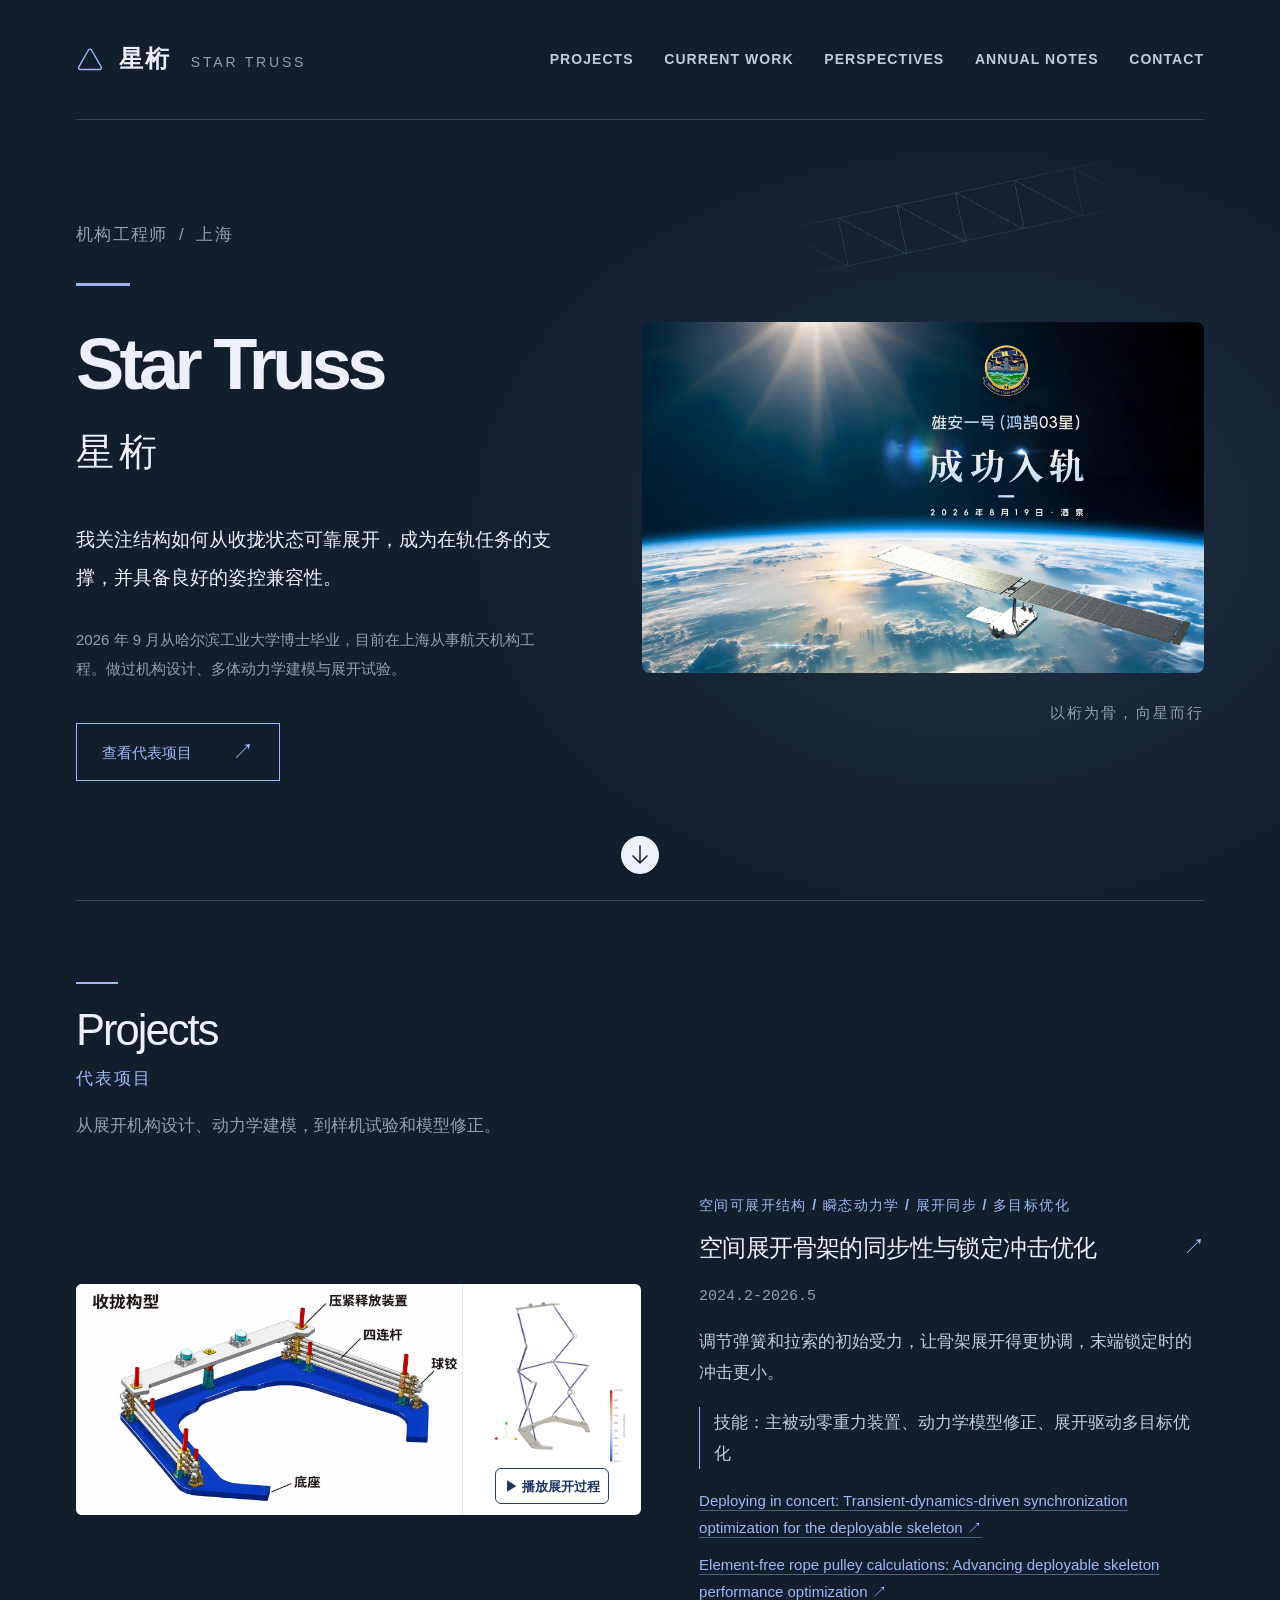
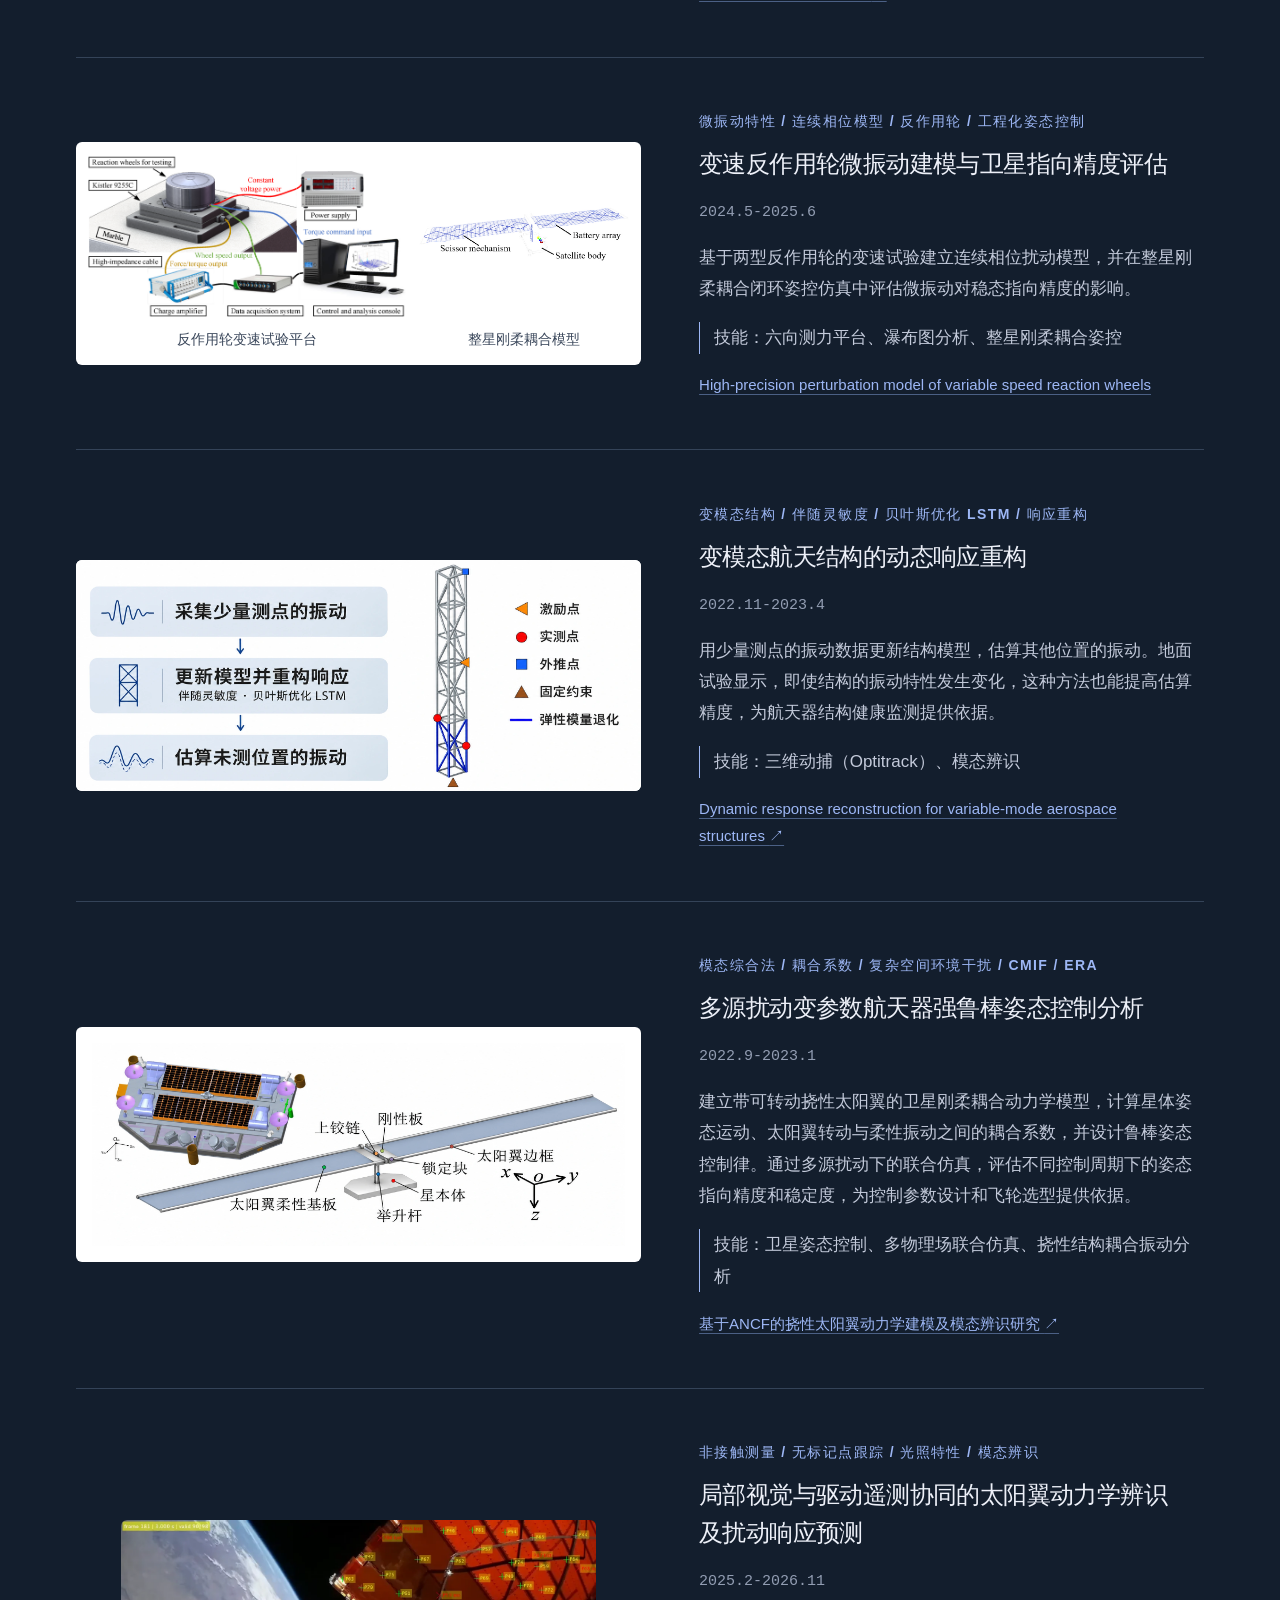
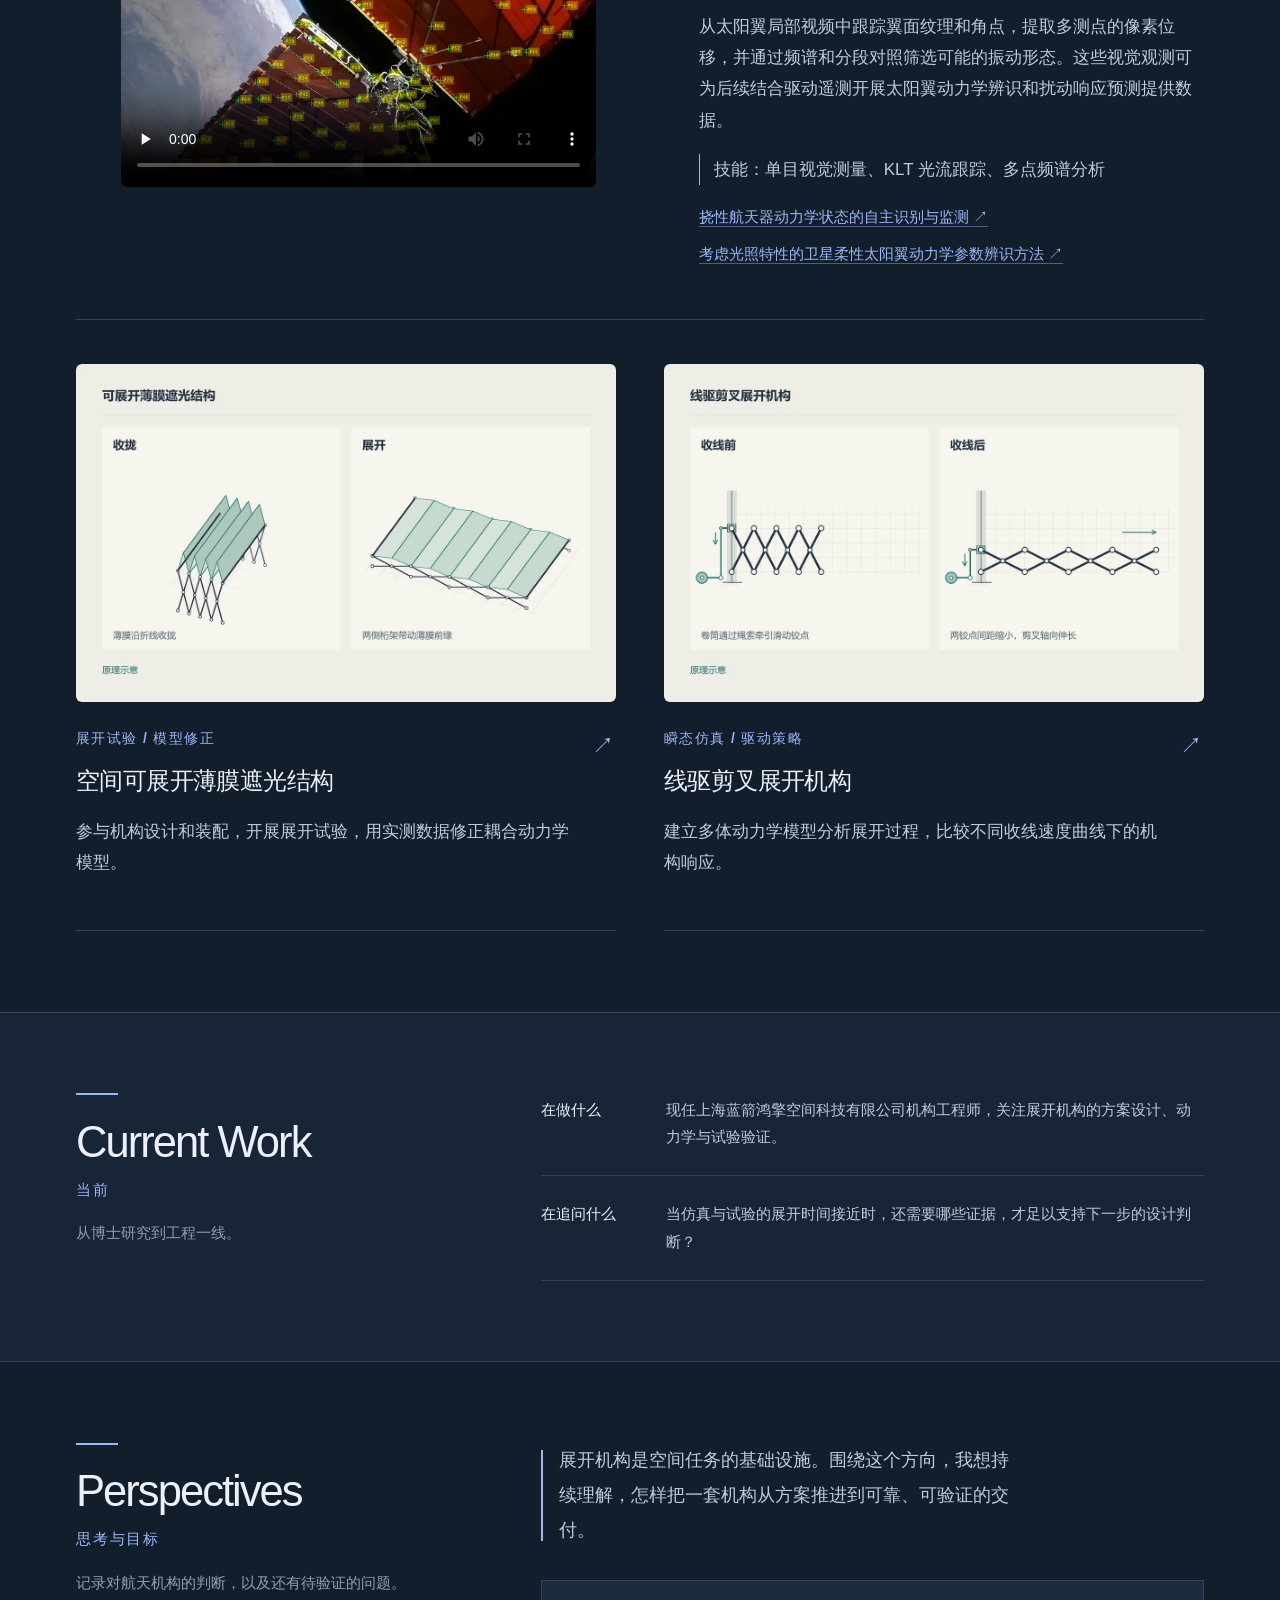
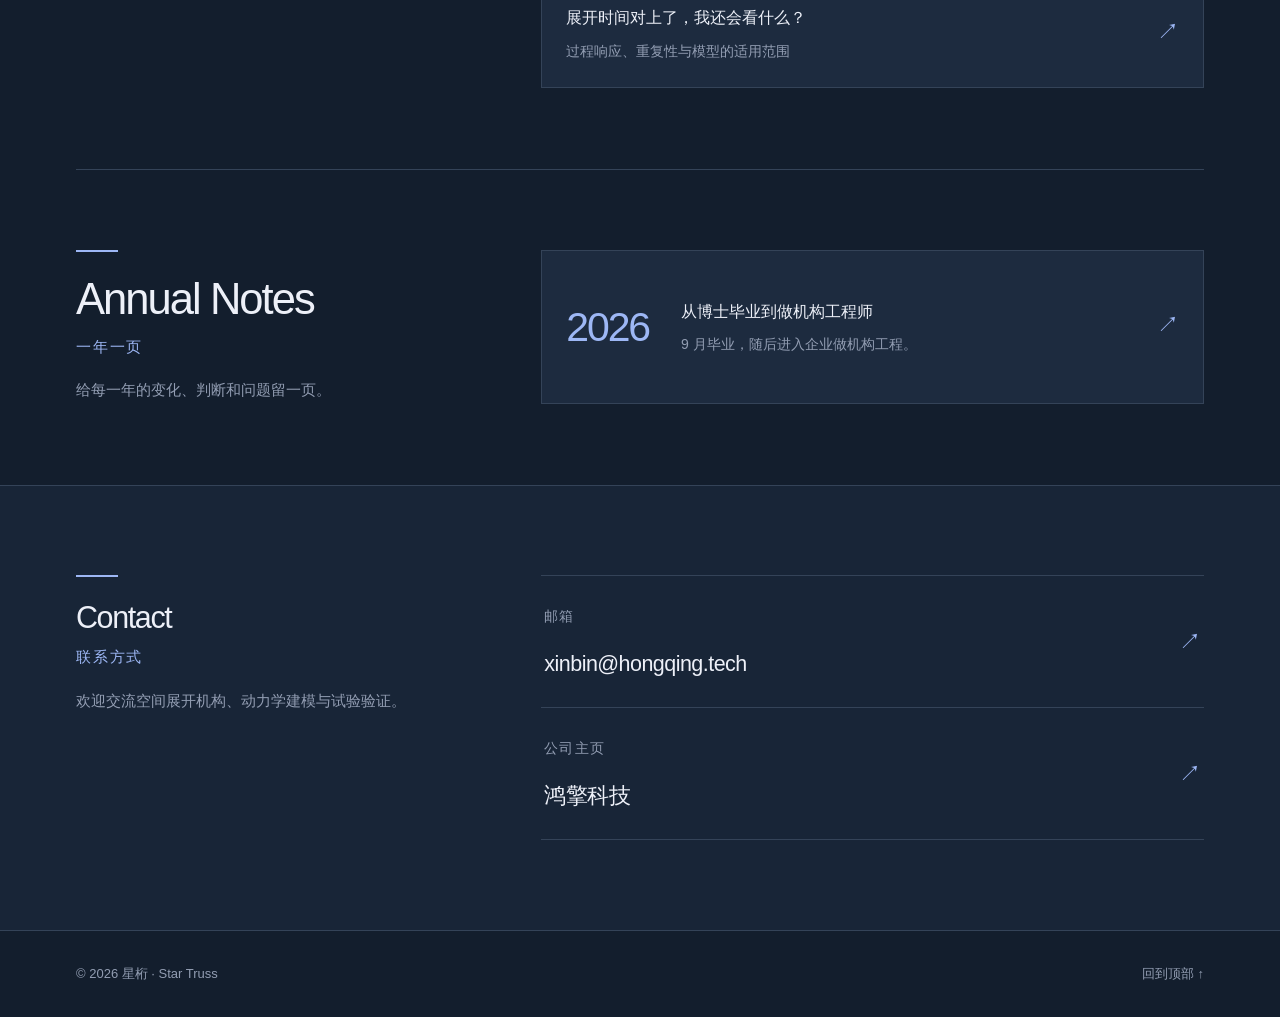
<file: index.html>
<!doctype html>
<html lang="zh-CN">
<head>
  <meta charset="utf-8">
  <meta name="viewport" content="width=device-width, initial-scale=1">
  <meta name="description" content="星桁的个人主页。空间展开机构、动力学建模、试验验证，以及一名机构工程师的年度记录。">
  <meta name="theme-color" content="#080d17">
  <link rel="canonical" href="https://startruss.github.io/">
  <link rel="stylesheet" href="styles.css?v=reaction-wheel-layout">
  <title>星桁 · Star Truss | 机构工程师</title>
</head>
<body id="top" class="home-page">
  <a class="skip-link" href="#content">跳到正文</a>
  <header class="site-header">
    <div class="shell nav-shell">
      <a class="brand" href="index.html" aria-label="星桁首页">
        <svg class="brand-mark" viewBox="0 0 32 32" aria-hidden="true"><path d="M14.3 5.7 3.2 25a2 2 0 0 0 1.7 3h22.2a2 2 0 0 0 1.7-3L17.7 5.7a2 2 0 0 0-3.4 0Z" fill="none" stroke="currentColor" stroke-width="1.6" stroke-linejoin="round"/></svg>
        <span>星桁 <span class="brand-en">STAR TRUSS</span></span>
      </a>
      <nav class="nav-links" lang="en" aria-label="Primary navigation">
        <a href="#work">Projects</a>
        <a href="#now">Current Work</a>
        <a href="#thinking">Perspectives</a>
        <a href="#years">Annual Notes</a>
        <a href="#contact">Contact</a>
      </nav>
    </div>
  </header>

  <main id="content">
    <section class="shell hero" aria-labelledby="intro-heading">
      <div class="hero-copy">
        <p class="eyebrow hero-role">机构工程师<span aria-hidden="true"> / </span>上海</p>
        <h1 id="intro-heading">
          <span class="hero-name" lang="en">Star Truss</span>
          <span class="hero-name-zh" lang="zh-CN">星桁</span>
        </h1>
        <p class="hero-lead">我关注结构如何从收拢状态可靠展开，成为在轨任务的支撑，并具备良好的姿控兼容性。</p>
        <p class="hero-desc">2026 年 9 月从哈尔滨工业大学博士毕业，目前在上海从事航天机构工程。做过机构设计、多体动力学建模与展开试验。</p>
        <a class="button-link" href="#work">查看代表项目 <span aria-hidden="true">↗</span></a>
      </div>
      <figure class="hero-visual">
        <img src="hero-xiongan-wallpaper.webp" alt="雄安一号（鸿鹄03星）成功入轨纪念海报，卫星位于地球上方，画面标注2026年8月19日、酒泉" width="1920" height="1200" fetchpriority="high">
        <figcaption>以桁为骨，向星而行</figcaption>
      </figure>
      <a class="scroll-link" href="#work" aria-label="向下浏览代表项目"><svg viewBox="0 0 24 24" aria-hidden="true"><path d="M12 3v17M5 13l7 7 7-7" fill="none" stroke="currentColor" stroke-width="1.5" stroke-linecap="round" stroke-linejoin="round"/></svg></a>
    </section>

    <section id="work" class="shell section" aria-labelledby="work-heading">
      <div class="section-intro">
        <h2 id="work-heading">
          <span class="section-title-en" lang="en">Projects</span>
          <span class="section-title-zh">代表项目</span>
        </h2>
        <p>从展开机构设计、动力学建模，到样机试验和模型修正。</p>
      </div>
      <div class="project-grid">
        <article class="project-card project-card-featured project-feature-layout" aria-labelledby="skeleton-title">
          <div class="project-image project-deployment-media">
            <img src="skeleton-folded-render.webp" alt="空间展开骨架的收拢构型，标注压紧释放装置、四连杆、球铰和底座" width="1340" height="802" loading="lazy">
            <div class="project-deployment-player">
              <video id="deployment-video" class="project-video" controls playsinline preload="none" poster="skeleton-deployment-poster.webp" width="736" height="1080" aria-label="全尺寸串并联骨架展开仿真">
                <source src="full-scale-deployment.mp4" type="video/mp4">
                <a href="full-scale-deployment.mp4">查看骨架展开视频</a>
              </video>
              <button id="deployment-play" class="deployment-play" type="button" aria-controls="deployment-video" hidden><span aria-hidden="true">▶</span> 播放展开过程</button>
            </div>
          </div>
          <div class="project-card-copy">
            <p class="eyebrow">空间可展开结构 / 瞬态动力学 / 展开同步 / 多目标优化</p>
            <h3 id="skeleton-title"><a class="project-detail-link" href="deployment-optimization.html">空间展开骨架的同步性与锁定冲击优化 <span class="card-arrow" aria-hidden="true">↗</span></a></h3>
            <p class="project-period"><time datetime="2024-02">2024.2</time>-<time datetime="2026-05">2026.5</time></p>
            <p class="project-summary">调节弹簧和拉索的初始受力，让骨架展开得更协调，末端锁定时的冲击更小。</p>
            <p class="project-skills"><strong>技能：</strong>主被动零重力装置、动力学模型修正、展开驱动多目标优化</p>
            <ul class="project-papers" aria-label="相关论文">
              <li><a href="https://doi.org/10.1016/j.ast.2026.113647" lang="en">Deploying in concert: Transient-dynamics-driven synchronization optimization for the deployable skeleton&nbsp;<span aria-hidden="true">↗</span></a></li>
              <li><a href="https://doi.org/10.1016/j.rineng.2025.106915" lang="en">Element-free rope pulley calculations: Advancing deployable skeleton performance optimization&nbsp;<span aria-hidden="true">↗</span></a></li>
            </ul>
          </div>
        </article>
        <article id="reaction-wheel-project" class="project-card project-card-featured project-feature-layout project-wheel-card" aria-labelledby="reaction-wheel-title">
          <div class="project-image project-wheel-media">
            <figure>
              <img src="reaction-wheel-test.webp" alt="反作用轮装在六向测力平台上，测试装置采集力、力矩和转速信号" width="1423" height="728" loading="lazy" decoding="async">
              <figcaption>反作用轮变速试验平台</figcaption>
            </figure>
            <figure>
              <img src="reaction-wheel-spacecraft.webp" alt="闭环姿控仿真采用的卫星多体模型，标注剪叉机构、太阳电池阵和星本体" width="817" height="227" loading="lazy" decoding="async">
              <figcaption>整星刚柔耦合模型</figcaption>
            </figure>
          </div>
          <div class="project-card-copy">
            <p class="eyebrow">微振动特性 / 连续相位模型 / 反作用轮 / <span>工程化姿态控制</span></p>
            <h3 id="reaction-wheel-title">变速反作用轮微振动建模<wbr>与卫星指向精度评估</h3>
            <p class="project-period"><time datetime="2024-05">2024.5</time>-<time datetime="2025-06">2025.6</time></p>
            <p class="project-summary">基于两型反作用轮的变速试验建立连续相位扰动模型，并在整星刚柔耦合闭环姿控仿真中评估微振动对稳态指向精度的影响。</p>
            <p class="project-skills"><strong>技能：</strong>六向测力平台、瀑布图分析、整星刚柔耦合姿控</p>
            <ul class="project-papers" aria-label="相关论文">
              <li><a href="https://doi.org/10.1016/j.actaastro.2026.11.016" lang="en">High-precision perturbation model of variable speed reaction wheels</a></li>
            </ul>
          </div>
        </article>
        <article class="project-card project-card-featured project-feature-layout" aria-labelledby="response-title">
          <div class="project-image">
            <img src="response-reconstruction-summary.webp" width="1961" height="802" alt="动态响应重构流程：采集少量测点的振动，更新模型并重构响应，估算未测位置的振动。桁架图标注激励点、实测点、外推点、固定约束和弹性模量退化区。" loading="lazy">
          </div>
          <div class="project-card-copy">
            <p class="eyebrow">变模态结构 / 伴随灵敏度 / 贝叶斯优化 LSTM / 响应重构</p>
            <h3 id="response-title">变模态航天结构的动态响应重构</h3>
            <p class="project-period"><time datetime="2022-11">2022.11</time>-<time datetime="2023-04">2023.4</time></p>
            <p class="project-summary">用少量测点的振动数据更新结构模型，估算其他位置的振动。地面试验显示，即使结构的振动特性发生变化，这种方法也能提高估算精度，为航天器结构健康监测提供依据。</p>
            <p class="project-skills"><strong>技能：</strong>三维动捕（Optitrack）、模态辨识</p>
            <ul class="project-papers" aria-label="相关论文">
              <li><a href="https://doi.org/10.1016/j.ast.2025.110170" lang="en">Dynamic response reconstruction for variable-mode aerospace structures&nbsp;<span aria-hidden="true">↗</span></a></li>
            </ul>
          </div>
        </article>
        <article class="project-card project-card-featured project-feature-layout" aria-labelledby="attitude-title">
          <div class="project-image attitude-composite">
            <img src="attitude-solid-render.webp" width="2032" height="774" alt="卫星平台与挠性太阳翼实体渲染，标注了星本体、铰链、举升杆和太阳翼部件" loading="lazy">
          </div>
          <div class="project-card-copy">
            <p class="eyebrow">模态综合法 / 耦合系数 / 复杂空间环境干扰 / CMIF / ERA</p>
            <h3 id="attitude-title">多源扰动变参数航天器强鲁棒姿态控制分析</h3>
            <p class="project-period"><time datetime="2022-09">2022.9</time>-<time datetime="2023-01">2023.1</time></p>
            <p class="project-summary">建立带可转动挠性太阳翼的卫星刚柔耦合动力学模型，计算星体姿态运动、太阳翼转动与柔性振动之间的耦合系数，并设计鲁棒姿态控制律。通过多源扰动下的联合仿真，评估不同控制周期下的姿态指向精度和稳定度，为控制参数设计和飞轮选型提供依据。</p>
            <p class="project-skills"><strong>技能：</strong>卫星姿态控制、多物理场联合仿真、挠性结构耦合振动分析</p>
            <ul class="project-papers" aria-label="相关论文">
              <li><a href="https://aca.spacejournal.cn/article/doi/10.3969/j.issn.1674-1579.2024.01.008">基于ANCF的挠性太阳翼动力学建模及模态辨识研究&nbsp;<span aria-hidden="true">↗</span></a></li>
            </ul>
          </div>
        </article>
        <article class="project-card project-card-featured project-feature-layout project-tracking-card" aria-labelledby="solar-array-tracking-title">
          <div class="project-image project-tracking-media">
            <video class="project-video" controls playsinline preload="none" poster="solar-array-tracking.webp" width="1280" height="720" aria-label="太阳翼局部视频的无标记点跟踪动画">
              <source src="solar-array-tracking.mp4" type="video/mp4">
              <a href="solar-array-tracking.mp4">查看太阳翼跟踪动画</a>
            </video>
          </div>
          <div class="project-card-copy">
            <p class="eyebrow">非接触测量 / 无标记点跟踪 / 光照特性 / 模态辨识</p>
            <h3 id="solar-array-tracking-title">局部视觉与驱动遥测协同的<span>太阳翼动力学辨识</span><br>及扰动响应预测</h3>
            <p class="project-period"><time datetime="2025-02">2025.2</time>-<time datetime="2026-11">2026.11</time></p>
            <p class="project-summary">从太阳翼局部视频中跟踪翼面纹理和角点，提取多测点的像素位移，并通过频谱和分段对照筛选可能的振动形态。这些视觉观测可为后续结合驱动遥测开展太阳翼动力学辨识和扰动响应预测提供数据。</p>
            <p class="project-skills"><strong>技能：</strong>单目视觉测量、KLT 光流跟踪、多点频谱分析</p>
            <ul class="project-papers" aria-label="相关论文">
              <li><a href="https://www.yhxb.org.cn/thesisDetails#10.3873/j.issn.1000-1328.2025.02.007">挠性航天器动力学状态的自主识别与监测&nbsp;<span aria-hidden="true">↗</span></a></li>
              <li><a href="https://www.yhxb.org.cn/thesisDetails#10.3873/j.issn.1000-1328.2025.08.017">考虑光照特性的卫星柔性太阳翼动力学参数辨识方法&nbsp;<span aria-hidden="true">↗</span></a></li>
            </ul>
          </div>
        </article>
        <article class="project-card">
          <a class="project-link" href="film.html" aria-labelledby="film-title">
            <div class="project-image">
              <img src="thin-film.webp" alt="" width="1200" height="750" loading="lazy">
            </div>
            <div class="project-card-copy">
              <p class="eyebrow">展开试验 / 模型修正</p>
              <h3 id="film-title">空间可展开薄膜遮光结构</h3>
              <p>参与机构设计和装配，开展展开试验，用实测数据修正耦合动力学模型。</p>
              <span class="card-arrow" aria-hidden="true">↗</span>
            </div>
          </a>
        </article>
        <article class="project-card">
          <a class="project-link" href="scissors.html" aria-labelledby="scissors-title">
            <div class="project-image">
              <img src="scissor-truss.webp" alt="" width="1200" height="750" loading="lazy">
            </div>
            <div class="project-card-copy">
              <p class="eyebrow">瞬态仿真 / 驱动策略</p>
              <h3 id="scissors-title">线驱剪叉展开机构</h3>
              <p>建立多体动力学模型分析展开过程，比较不同收线速度曲线下的机构响应。</p>
              <span class="card-arrow" aria-hidden="true">↗</span>
            </div>
          </a>
        </article>
      </div>
    </section>

    <section id="now" class="section section-tinted" aria-labelledby="now-heading">
      <div class="shell section-pair">
        <div class="section-intro">
          <h2 id="now-heading">
            <span class="section-title-en" lang="en">Current Work</span>
            <span class="section-title-zh">当前</span>
          </h2>
          <p>从博士研究到工程一线。</p>
        </div>
        <div class="section-content">
          <dl class="now-list">
            <div>
              <dt>在做什么</dt>
              <dd>现任上海蓝箭鸿擎空间科技有限公司机构工程师，关注展开机构的方案设计、动力学与试验验证。</dd>
            </div>
            <div>
              <dt>在追问什么</dt>
              <dd>当仿真与试验的展开时间接近时，还需要哪些证据，才足以支持下一步的设计判断？</dd>
            </div>
          </dl>
        </div>
      </div>
    </section>

    <section id="thinking" class="shell section section-pair" aria-labelledby="thinking-heading">
      <div class="section-intro">
        <h2 id="thinking-heading">
          <span class="section-title-en" lang="en">Perspectives</span>
          <span class="section-title-zh">思考与目标</span>
        </h2>
        <p>记录对航天机构的判断，以及还有待验证的问题。</p>
      </div>
      <div class="section-content">
        <p class="section-lead key-statement">展开机构是空间任务的基础设施。围绕这个方向，我想持续理解，怎样把一套机构从方案推进到可靠、可验证的交付。</p>
        <a class="entry-link" href="deployment-evidence.html">
          <span><strong>展开时间对上了，我还会看什么？</strong><span class="entry-desc">过程响应、重复性与模型的适用范围</span></span>
          <span class="entry-arrow" aria-hidden="true">↗</span>
        </a>
      </div>
    </section>

    <section id="years" class="shell section section-pair" aria-labelledby="years-heading">
      <div class="section-intro">
        <h2 id="years-heading">
          <span class="section-title-en" lang="en">Annual Notes</span>
          <span class="section-title-zh">一年一页</span>
        </h2>
        <p>给每一年的变化、判断和问题留一页。</p>
      </div>
      <a class="year-card" href="2026.html">
        <span class="year-number">2026</span>
        <span class="year-copy"><strong>从博士毕业到做机构工程师</strong><span>9 月毕业，随后进入企业做机构工程。</span></span>
        <span class="entry-arrow" aria-hidden="true">↗</span>
      </a>
    </section>

    <section id="contact" class="contact" aria-labelledby="contact-heading">
      <div class="shell contact-shell">
        <div class="section-intro">
          <h2 id="contact-heading">
            <span class="section-title-en" lang="en">Contact</span>
            <span class="section-title-zh">联系方式</span>
          </h2>
          <p>欢迎交流空间展开机构、动力学建模与试验验证。</p>
        </div>
        <div class="contact-links">
          <a class="contact-item" href="mailto:xinbin@hongqing.tech">
            <span>邮箱</span>
            <strong>xinbin@hongqing.tech</strong>
            <span aria-hidden="true">↗</span>
          </a>
          <a class="contact-item" href="https://www.hongqing.tech/">
            <span>公司主页</span>
            <strong>鸿擎科技</strong>
            <span aria-hidden="true">↗</span>
          </a>
        </div>
      </div>
    </section>
  </main>

  <footer class="site-footer">
    <div class="shell footer-shell">
      <span>© 2026 星桁 <span aria-hidden="true">·</span> Star Truss</span>
      <a href="#top">回到顶部 <span aria-hidden="true">↑</span></a>
    </div>
  </footer>
  <script>
    const deploymentVideo = document.getElementById("deployment-video");
    const deploymentPlay = document.getElementById("deployment-play");

    deploymentPlay.addEventListener("click", () => {
      const moveFocus = document.activeElement === deploymentPlay;
      deploymentVideo.controls = true;
      deploymentPlay.hidden = true;
      if (moveFocus) deploymentVideo.focus({ preventScroll: true });
      deploymentVideo.play().catch(() => {
        // The native controls remain available if immediate playback fails.
      });
    });

    deploymentVideo.controls = false;
    deploymentPlay.hidden = false;
  </script>
</body>
</html>
</file>
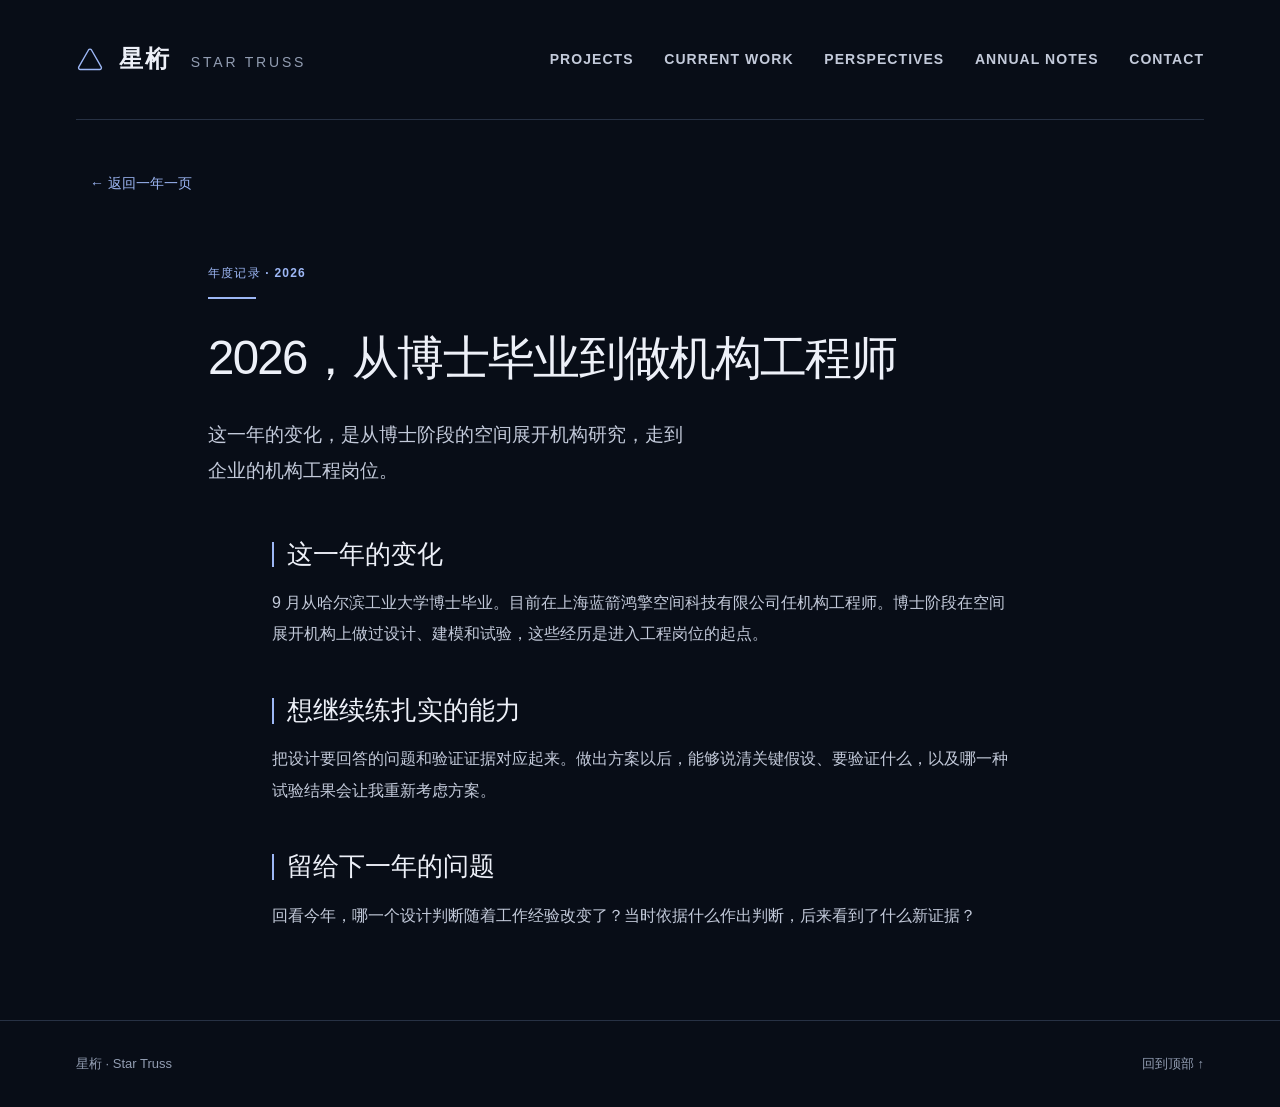
<file: 2026.html>
<!doctype html>
<html lang="zh-CN">
<head>
  <meta charset="utf-8">
  <meta name="viewport" content="width=device-width, initial-scale=1">
  <meta name="description" content="这一年的变化，是从博士阶段的空间展开机构研究，走到企业的机构工程岗位。">
  <meta name="theme-color" content="#080d17">
  <title>2026，从博士毕业到做机构工程师 · 星桁</title>
  <link rel="stylesheet" href="styles.css?v=dark-refined-20261116">
</head>
<body id="top">
  <a class="skip-link" href="#content">跳到正文</a>
  <header class="site-header">
    <div class="shell nav-shell">
      <a class="brand" href="index.html" aria-label="星桁首页">
        <svg class="brand-mark" viewBox="0 0 32 32" aria-hidden="true"><path d="M14.3 5.7 3.2 25a2 2 0 0 0 1.7 3h22.2a2 2 0 0 0 1.7-3L17.7 5.7a2 2 0 0 0-3.4 0Z" fill="none" stroke="currentColor" stroke-width="1.6" stroke-linejoin="round"/></svg>
        <span>星桁 <span class="brand-en">STAR TRUSS</span></span>
      </a>
      <nav class="nav-links" lang="en" aria-label="Primary navigation">
        <a href="index.html#work">Projects</a>
        <a href="index.html#now">Current Work</a>
        <a href="index.html#thinking">Perspectives</a>
        <a href="index.html#years">Annual Notes</a>
        <a href="index.html#contact">Contact</a>
      </nav>
    </div>
  </header>
  <main class="shell article" id="content">
    <a class="back-link" href="index.html#years">← 返回一年一页</a>
    <header class="article-header">
      <p class="eyebrow">年度记录 · 2026</p>
      <h1>2026，从博士毕业到做机构工程师</h1>
      <p class="article-deck">这一年的变化，是从博士阶段的空间展开机构研究，走到企业的机构工程岗位。</p>
    </header>
    <div class="article-body">
      <section>
        <h2>这一年的变化</h2>
        <p>9 月从哈尔滨工业大学博士毕业。目前在上海蓝箭鸿擎空间科技有限公司任机构工程师。博士阶段在空间展开机构上做过设计、建模和试验，这些经历是进入工程岗位的起点。</p>
      </section>
      <section>
        <h2>想继续练扎实的能力</h2>
        <p>把设计要回答的问题和验证证据对应起来。做出方案以后，能够说清关键假设、要验证什么，以及哪一种试验结果会让我重新考虑方案。</p>
      </section>
      <section>
        <h2>留给下一年的问题</h2>
        <p>回看今年，哪一个设计判断随着工作经验改变了？当时依据什么作出判断，后来看到了什么新证据？</p>
      </section>
    </div>
  </main>
  <footer class="site-footer">
    <div class="shell footer-shell">
      <a href="index.html">星桁 · Star Truss</a>
      <a href="#top">回到顶部 <span aria-hidden="true">↑</span></a>
    </div>
  </footer>
</body>
</html>
</file>
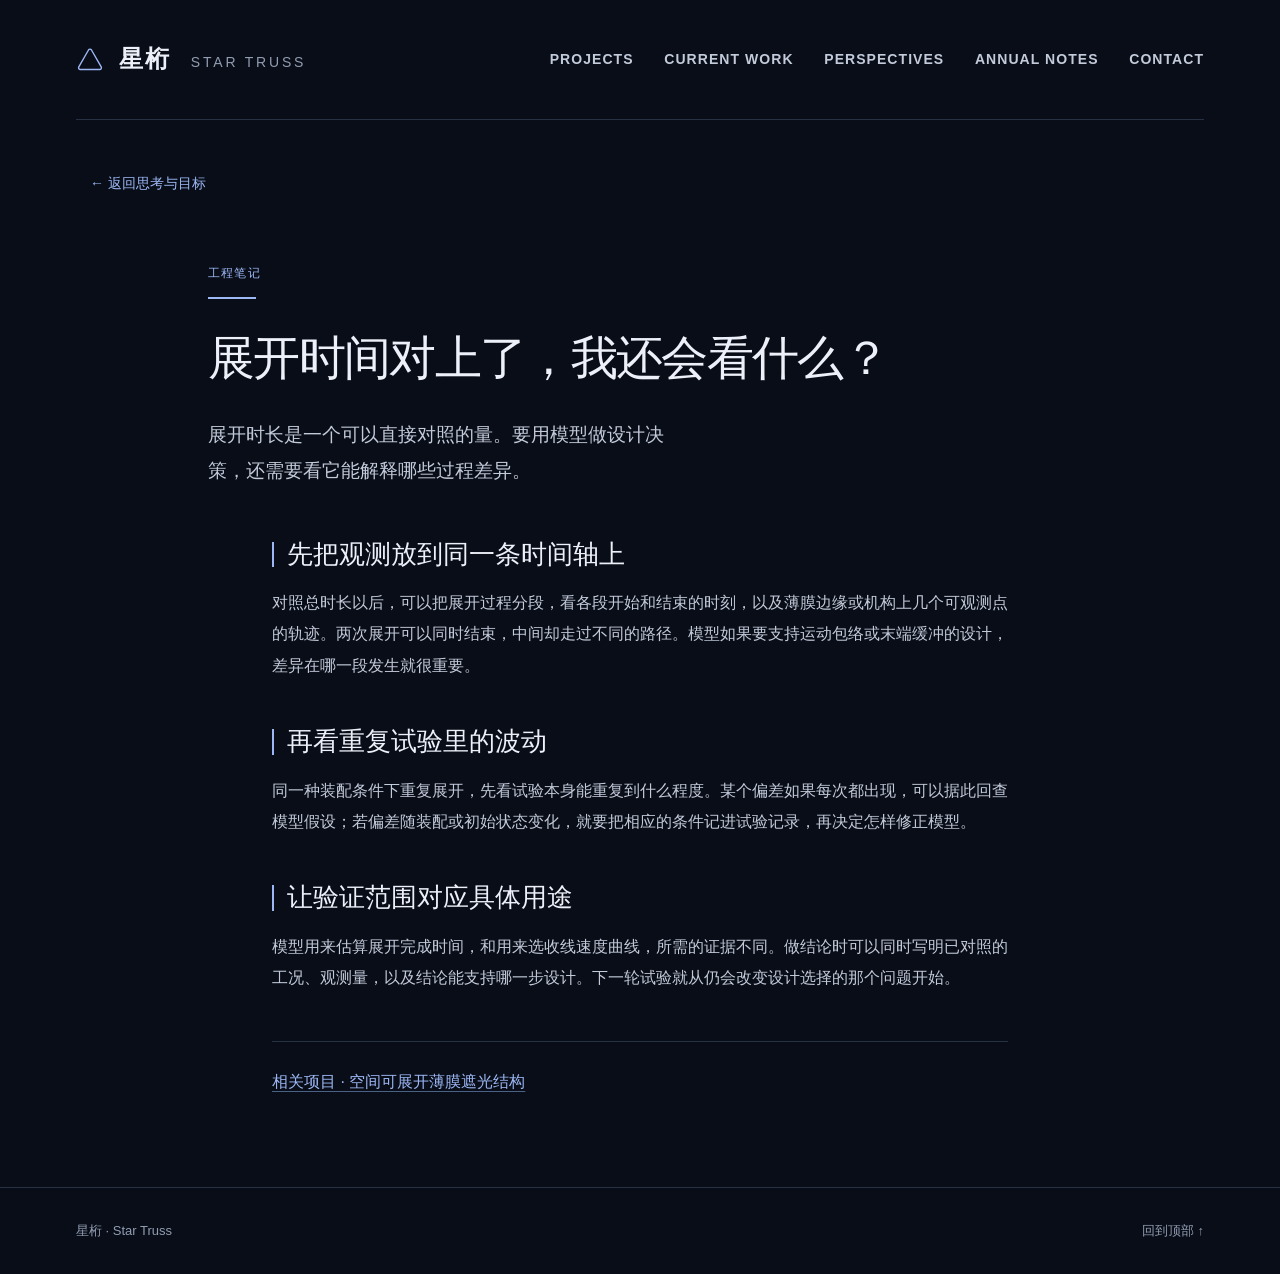
<file: deployment-evidence.html>
<!doctype html>
<html lang="zh-CN">
<head>
  <meta charset="utf-8">
  <meta name="viewport" content="width=device-width, initial-scale=1">
  <meta name="description" content="展开时长是一个可以直接对照的量。要用模型做设计决策，还需要看它能解释哪些过程差异。">
  <meta name="theme-color" content="#080d17">
  <title>展开时间对上了，我还会看什么？ · 星桁</title>
  <link rel="stylesheet" href="styles.css?v=dark-refined-20261116">
</head>
<body id="top">
  <a class="skip-link" href="#content">跳到正文</a>
  <header class="site-header">
    <div class="shell nav-shell">
      <a class="brand" href="index.html" aria-label="星桁首页">
        <svg class="brand-mark" viewBox="0 0 32 32" aria-hidden="true"><path d="M14.3 5.7 3.2 25a2 2 0 0 0 1.7 3h22.2a2 2 0 0 0 1.7-3L17.7 5.7a2 2 0 0 0-3.4 0Z" fill="none" stroke="currentColor" stroke-width="1.6" stroke-linejoin="round"/></svg>
        <span>星桁 <span class="brand-en">STAR TRUSS</span></span>
      </a>
      <nav class="nav-links" lang="en" aria-label="Primary navigation">
        <a href="index.html#work">Projects</a>
        <a href="index.html#now">Current Work</a>
        <a href="index.html#thinking">Perspectives</a>
        <a href="index.html#years">Annual Notes</a>
        <a href="index.html#contact">Contact</a>
      </nav>
    </div>
  </header>
  <main class="shell article" id="content">
    <a class="back-link" href="index.html#thinking">← 返回思考与目标</a>
    <header class="article-header">
      <p class="eyebrow">工程笔记</p>
      <h1>展开时间对上了，我还会看什么？</h1>
      <p class="article-deck">展开时长是一个可以直接对照的量。要用模型做设计决策，还需要看它能解释哪些过程差异。</p>
    </header>
    <div class="article-body">
      <section>
        <h2>先把观测放到同一条时间轴上</h2>
        <p>对照总时长以后，可以把展开过程分段，看各段开始和结束的时刻，以及薄膜边缘或机构上几个可观测点的轨迹。两次展开可以同时结束，中间却走过不同的路径。模型如果要支持运动包络或末端缓冲的设计，差异在哪一段发生就很重要。</p>
      </section>
      <section>
        <h2>再看重复试验里的波动</h2>
        <p>同一种装配条件下重复展开，先看试验本身能重复到什么程度。某个偏差如果每次都出现，可以据此回查模型假设；若偏差随装配或初始状态变化，就要把相应的条件记进试验记录，再决定怎样修正模型。</p>
      </section>
      <section>
        <h2>让验证范围对应具体用途</h2>
        <p>模型用来估算展开完成时间，和用来选收线速度曲线，所需的证据不同。做结论时可以同时写明已对照的工况、观测量，以及结论能支持哪一步设计。下一轮试验就从仍会改变设计选择的那个问题开始。</p>
      </section>
      <p class="article-tail"><a href="film.html">相关项目 · 空间可展开薄膜遮光结构</a></p>
    </div>
  </main>
  <footer class="site-footer">
    <div class="shell footer-shell">
      <a href="index.html">星桁 · Star Truss</a>
      <a href="#top">回到顶部 <span aria-hidden="true">↑</span></a>
    </div>
  </footer>
</body>
</html>
</file>
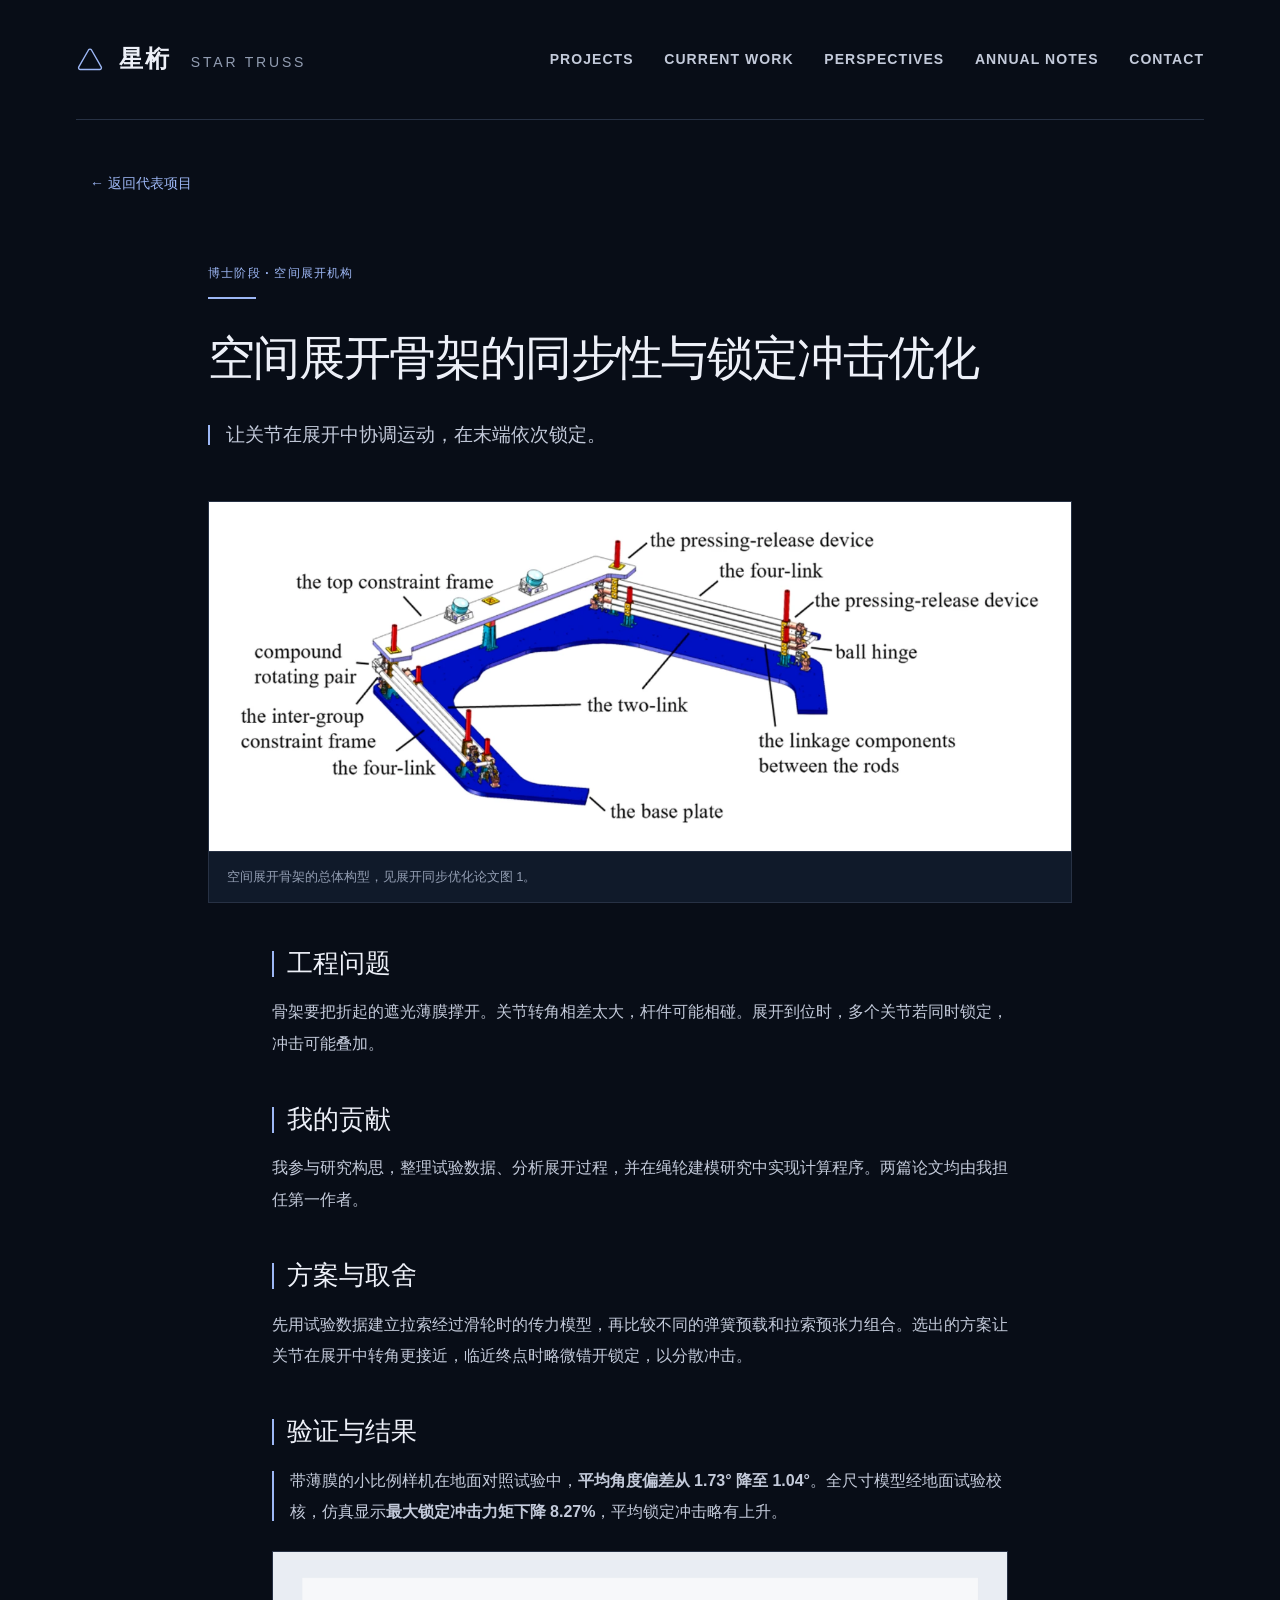
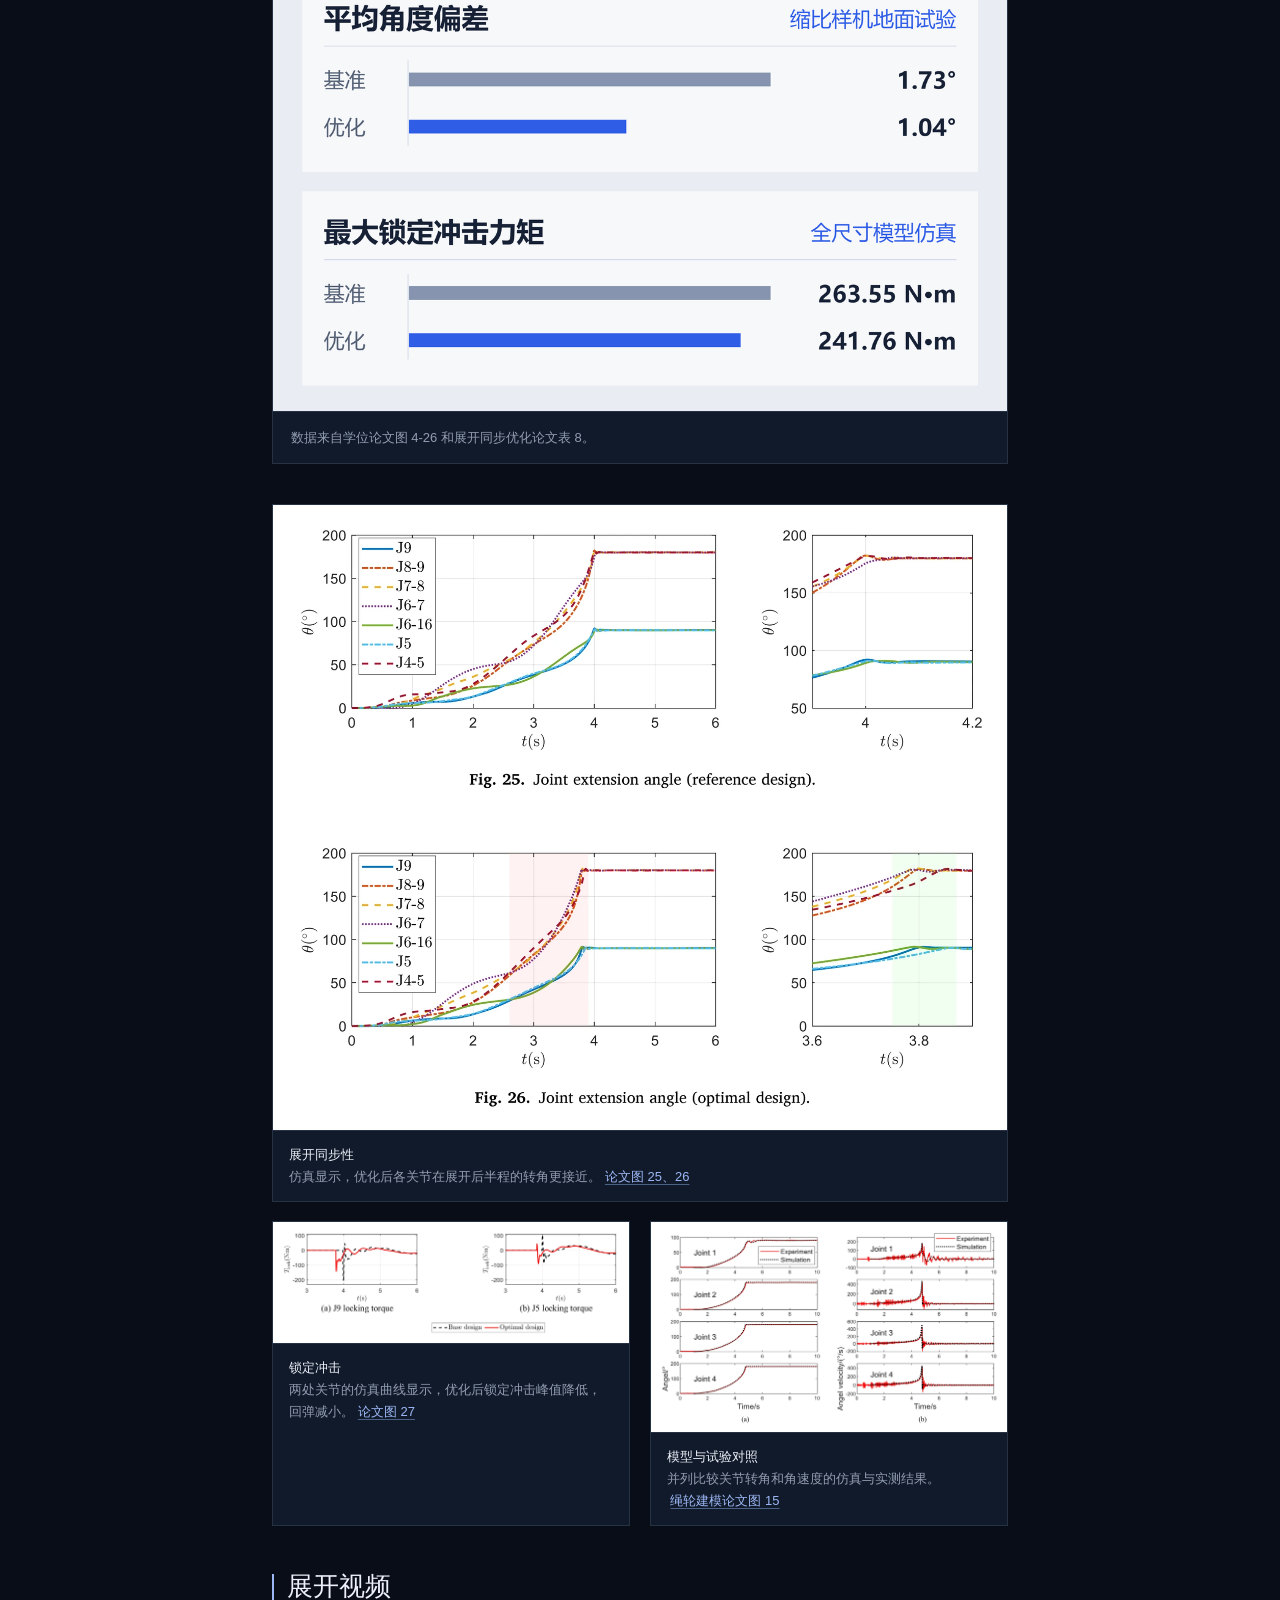
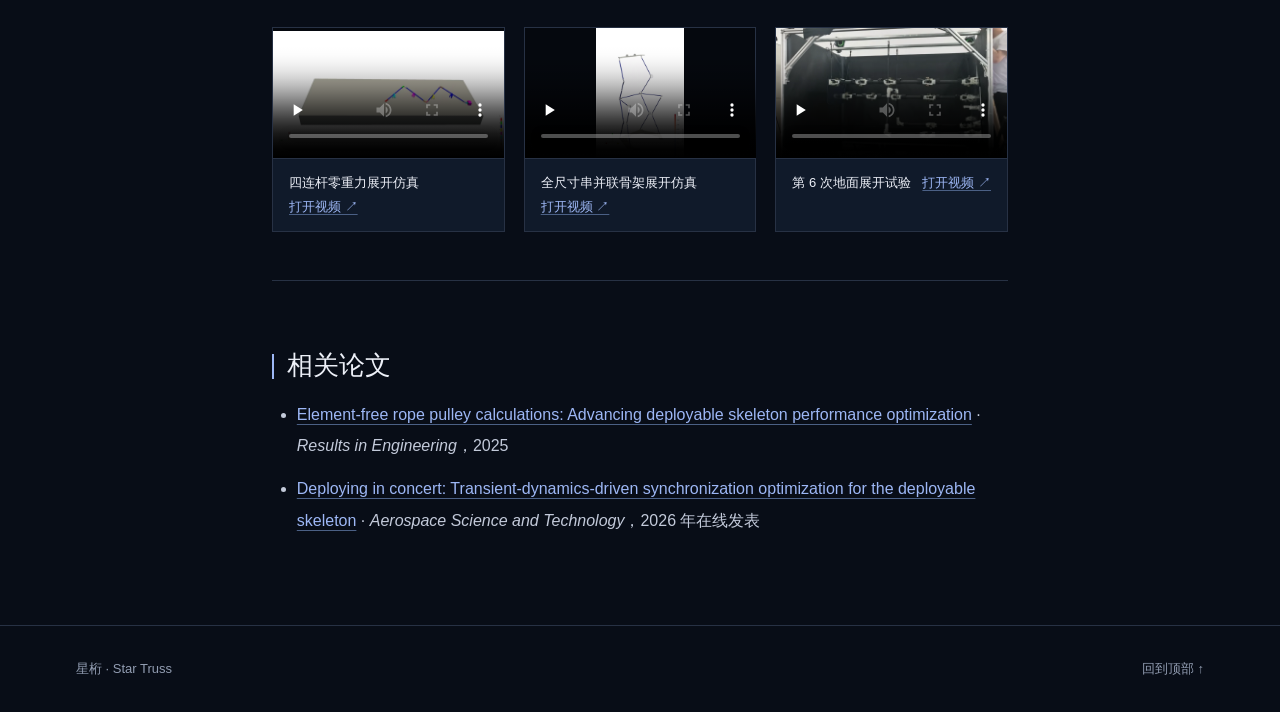
<file: deployment-optimization.html>
<!doctype html>
<html lang="zh-CN">
<head>
  <meta charset="utf-8">
  <meta name="viewport" content="width=device-width, initial-scale=1">
  <meta name="theme-color" content="#080d17">
  <meta name="description" content="用地面试验和动力学仿真研究空间展开骨架，改善展开同步性并降低末端锁定冲击。">
  <link rel="canonical" href="https://startruss.github.io/deployment-optimization.html">
  <link rel="stylesheet" href="styles.css?v=dark-refined-20261116">
  <title>空间展开骨架的同步性与锁定冲击优化 · 星桁</title>
</head>
<body id="top">
  <a class="skip-link" href="#content">跳到正文</a>
  <header class="site-header">
    <div class="shell nav-shell">
      <a class="brand" href="index.html" aria-label="星桁首页">
        <svg class="brand-mark" viewBox="0 0 32 32" aria-hidden="true"><path d="M14.3 5.7 3.2 25a2 2 0 0 0 1.7 3h22.2a2 2 0 0 0 1.7-3L17.7 5.7a2 2 0 0 0-3.4 0Z" fill="none" stroke="currentColor" stroke-width="1.6" stroke-linejoin="round"/></svg>
        <span>星桁 <span class="brand-en">STAR TRUSS</span></span>
      </a>
      <nav class="nav-links" lang="en" aria-label="Primary navigation">
        <a href="index.html#work">Projects</a>
        <a href="index.html#now">Current Work</a>
        <a href="index.html#thinking">Perspectives</a>
        <a href="index.html#years">Annual Notes</a>
        <a href="index.html#contact">Contact</a>
      </nav>
    </div>
  </header>

  <main class="shell article" id="content">
    <a class="back-link" href="index.html#work">← 返回代表项目</a>
    <header class="article-header">
      <p class="eyebrow">博士阶段 · 空间展开机构</p>
      <h1>空间展开骨架的同步性与锁定冲击优化</h1>
      <p class="article-deck key-statement">让关节在展开中协调运动，在末端依次锁定。</p>
    </header>

    <figure class="article-figure">
      <img src="skeleton-mechanism.webp" width="1400" height="567" alt="串并联展开骨架的三维结构图，标注四连杆、约束框架和压紧释放装置。" fetchpriority="high">
      <figcaption>空间展开骨架的总体构型，见<a href="https://doi.org/10.1016/j.ast.2026.113647">展开同步优化论文图 1</a>。</figcaption>
    </figure>

    <div class="article-body">
      <section aria-labelledby="problem">
        <h2 id="problem">工程问题</h2>
        <p>骨架要把折起的遮光薄膜撑开。关节转角相差太大，杆件可能相碰。展开到位时，多个关节若同时锁定，冲击可能叠加。</p>
      </section>
      <section aria-labelledby="contribution">
        <h2 id="contribution">我的贡献</h2>
        <p>我参与研究构思，整理试验数据、分析展开过程，并在绳轮建模研究中实现计算程序。两篇论文均由我担任第一作者。</p>
      </section>
      <section aria-labelledby="approach">
        <h2 id="approach">方案与取舍</h2>
        <p>先用试验数据建立拉索经过滑轮时的传力模型，再比较不同的弹簧预载和拉索预张力组合。选出的方案让关节在展开中转角更接近，临近终点时略微错开锁定，以分散冲击。</p>
      </section>
      <section aria-labelledby="results">
        <h2 id="results">验证与结果</h2>
        <p class="key-statement">带薄膜的小比例样机在地面对照试验中，<strong>平均角度偏差从 1.73° 降至 1.04°</strong>。全尺寸模型经地面试验校核，仿真显示<strong>最大锁定冲击力矩下降 8.27%</strong>，平均锁定冲击略有上升。</p>
        <figure class="article-figure project-results">
          <img src="skeleton-results.webp" width="1200" height="750" alt="基准与优化方案比较。地面试验平均角度偏差从 1.73° 降到 1.04°。全尺寸模型仿真最大锁定冲击力矩从 263.55 降到 241.76 牛米。" loading="lazy">
          <figcaption>数据来自学位论文图 4-26 和展开同步优化论文表 8。</figcaption>
        </figure>
        <div class="media-grid">
          <figure class="media-item media-item-wide">
            <a href="skeleton-angle-optimization.webp">
              <img src="skeleton-angle-optimization.webp" width="1440" height="1227" alt="两组仿真曲线对比基准方案与优化方案的各关节展开角度。" loading="lazy">
            </a>
            <figcaption><strong>展开同步性</strong><p>仿真显示，优化后各关节在展开后半程的转角更接近。<a href="https://doi.org/10.1016/j.ast.2026.113647">论文图 25、26</a></p></figcaption>
          </figure>
          <figure class="media-item">
            <a href="skeleton-locking-comparison.webp">
              <img src="skeleton-locking-comparison.webp" width="1440" height="489" alt="基准方案和优化方案的两处关节锁定力矩仿真曲线，显示峰值和回弹变化。" loading="lazy">
            </a>
            <figcaption><strong>锁定冲击</strong><p>两处关节的仿真曲线显示，优化后锁定冲击峰值降低，回弹减小。<a href="https://doi.org/10.1016/j.ast.2026.113647">论文图 27</a></p></figcaption>
          </figure>
          <figure class="media-item">
            <a href="skeleton-linkage-validation.webp">
              <img src="skeleton-linkage-validation.webp" width="1440" height="847" alt="关节转角与角速度的试验数据和仿真曲线。" loading="lazy">
            </a>
            <figcaption><strong>模型与试验对照</strong><p>并列比较关节转角和角速度的仿真与实测结果。<a href="https://doi.org/10.1016/j.rineng.2025.106915">绳轮建模论文图 15</a></p></figcaption>
          </figure>
        </div>
      </section>
      <section aria-labelledby="videos">
        <h2 id="videos">展开视频</h2>
        <div class="media-grid media-grid-videos">
          <figure class="media-item">
            <video controls playsinline preload="none" poster="four-bar-zero-g.webp" aria-label="四连杆零重力展开仿真">
              <source src="four-bar-zero-g.mp4" type="video/mp4">
            </video>
            <figcaption><strong>四连杆零重力展开仿真</strong><a href="four-bar-zero-g.mp4" aria-label="打开四连杆零重力展开仿真视频">打开视频 ↗</a></figcaption>
          </figure>
          <figure class="media-item">
            <video controls playsinline preload="none" poster="full-scale-deployment.webp" aria-label="全尺寸串并联骨架展开仿真">
              <source src="full-scale-deployment.mp4" type="video/mp4">
            </video>
            <figcaption><strong>全尺寸串并联骨架展开仿真</strong><a href="full-scale-deployment.mp4" aria-label="打开全尺寸串并联骨架展开仿真视频">打开视频 ↗</a></figcaption>
          </figure>
          <figure class="media-item">
            <video controls playsinline preload="none" poster="deployment-test-6.webp" aria-label="第六次地面展开试验">
              <source src="deployment-test-6.mp4" type="video/mp4">
            </video>
            <figcaption><strong>第 6 次地面展开试验</strong><a href="deployment-test-6.mp4" aria-label="打开第六次地面展开试验视频">打开视频 ↗</a></figcaption>
          </figure>
        </div>
      </section>
      <section class="article-tail" aria-labelledby="papers">
        <h2 id="papers">相关论文</h2>
        <ul>
          <li><a href="https://doi.org/10.1016/j.rineng.2025.106915"><span lang="en">Element-free rope pulley calculations: Advancing deployable skeleton performance optimization</span></a> · <cite lang="en">Results in Engineering</cite>，2025</li>
          <li><a href="https://doi.org/10.1016/j.ast.2026.113647"><span lang="en">Deploying in concert: Transient-dynamics-driven synchronization optimization for the deployable skeleton</span></a> · <cite lang="en">Aerospace Science and Technology</cite>，2026 年在线发表</li>
        </ul>
      </section>
    </div>
  </main>

  <footer class="site-footer">
    <div class="shell footer-shell"><a href="index.html">星桁 · Star Truss</a><a href="#top">回到顶部 ↑</a></div>
  </footer>
</body>
</html>
</file>
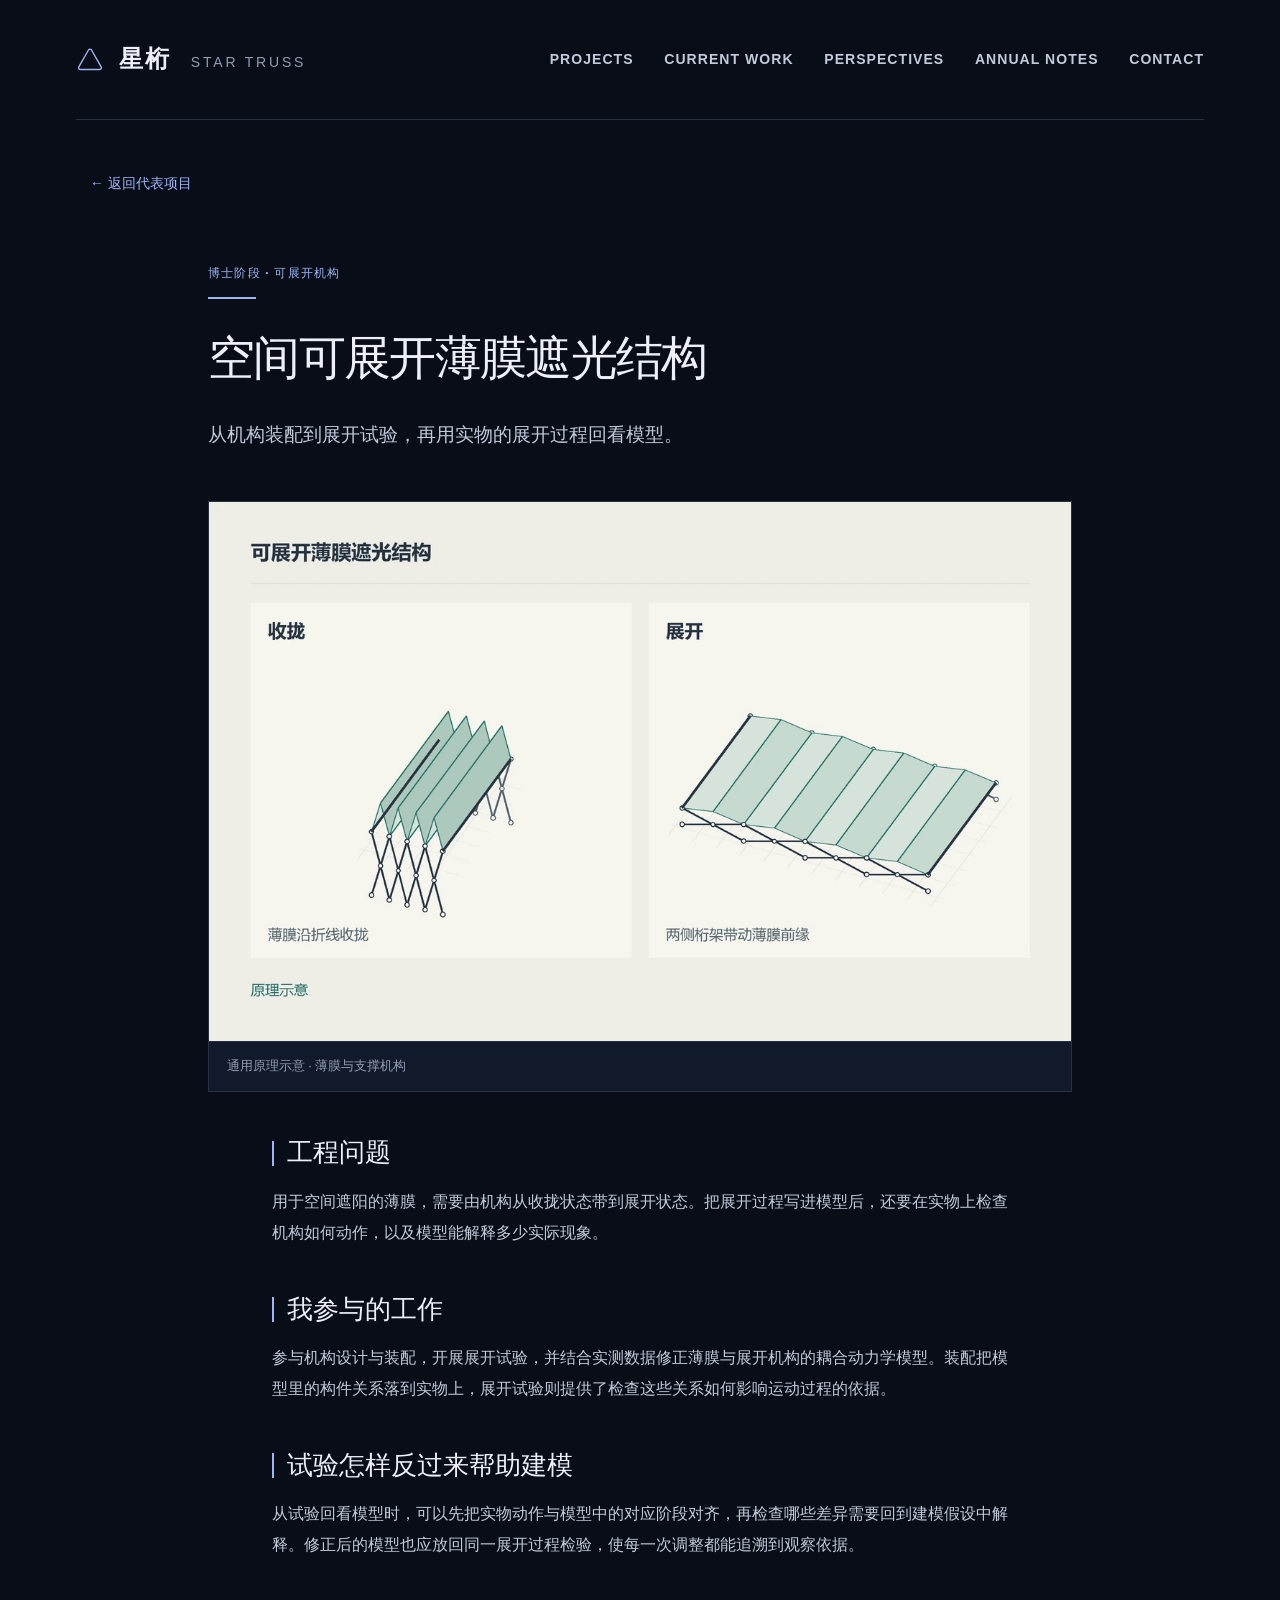
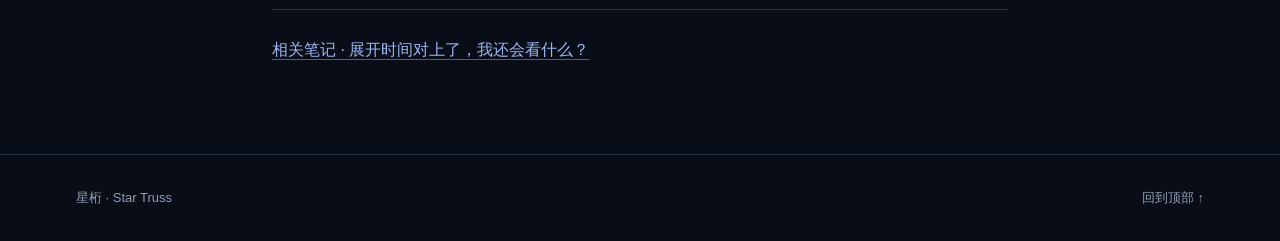
<file: film.html>
<!doctype html>
<html lang="zh-CN">
<head>
  <meta charset="utf-8">
  <meta name="viewport" content="width=device-width, initial-scale=1">
  <meta name="theme-color" content="#080d17">
  <meta name="description" content="星桁博士阶段的空间可展开薄膜遮阳项目，涉及机构装配、展开试验与模型修正。">
  <title>空间可展开薄膜遮光结构 · 星桁</title>
  <link rel="stylesheet" href="styles.css?v=dark-refined-20261116">
</head>
<body id="top">
  <a class="skip-link" href="#content">跳到正文</a>
  <header class="site-header">
    <div class="shell nav-shell">
      <a class="brand" href="index.html"><svg class="brand-mark" viewBox="0 0 32 32" aria-hidden="true"><path d="M14.3 5.7 3.2 25a2 2 0 0 0 1.7 3h22.2a2 2 0 0 0 1.7-3L17.7 5.7a2 2 0 0 0-3.4 0Z" fill="none" stroke="currentColor" stroke-width="1.6" stroke-linejoin="round"/></svg><span>星桁 <span class="brand-en">STAR TRUSS</span></span></a>
      <nav class="nav-links" lang="en" aria-label="Primary navigation">
        <a href="index.html#work">Projects</a>
        <a href="index.html#now">Current Work</a>
        <a href="index.html#thinking">Perspectives</a>
        <a href="index.html#years">Annual Notes</a>
        <a href="index.html#contact">Contact</a>
      </nav>
    </div>
  </header>

  <main class="shell article" id="content">
    <a class="back-link" href="index.html#work">← 返回代表项目</a>
    <header class="article-header">
      <p class="eyebrow">博士阶段 · 可展开机构</p>
      <h1>空间可展开薄膜遮光结构</h1>
      <p class="article-deck">从机构装配到展开试验，再用实物的展开过程回看模型。</p>
    </header>

    <figure class="article-figure">
      <img src="thin-film.webp" width="1200" height="750" alt="收拢和展开两种状态，剪叉式桁架带动折叠薄膜前缘">
      <figcaption>通用原理示意 · 薄膜与支撑机构</figcaption>
    </figure>

    <div class="article-body">
      <section aria-labelledby="problem">
        <h2 id="problem">工程问题</h2>
        <p>用于空间遮阳的薄膜，需要由机构从收拢状态带到展开状态。把展开过程写进模型后，还要在实物上检查机构如何动作，以及模型能解释多少实际现象。</p>
      </section>
      <section aria-labelledby="contribution">
        <h2 id="contribution">我参与的工作</h2>
        <p>参与机构设计与装配，开展展开试验，并结合实测数据修正薄膜与展开机构的耦合动力学模型。装配把模型里的构件关系落到实物上，展开试验则提供了检查这些关系如何影响运动过程的依据。</p>
      </section>
      <section aria-labelledby="method">
        <h2 id="method">试验怎样反过来帮助建模</h2>
        <p>从试验回看模型时，可以先把实物动作与模型中的对应阶段对齐，再检查哪些差异需要回到建模假设中解释。修正后的模型也应放回同一展开过程检验，使每一次调整都能追溯到观察依据。</p>
      </section>
      <p class="article-tail"><a href="deployment-evidence.html">相关笔记 · 展开时间对上了，我还会看什么？</a></p>
    </div>
  </main>

  <footer class="site-footer">
    <div class="shell footer-shell"><a href="index.html">星桁 · Star Truss</a><a href="#top">回到顶部 ↑</a></div>
  </footer>
</body>
</html>
</file>
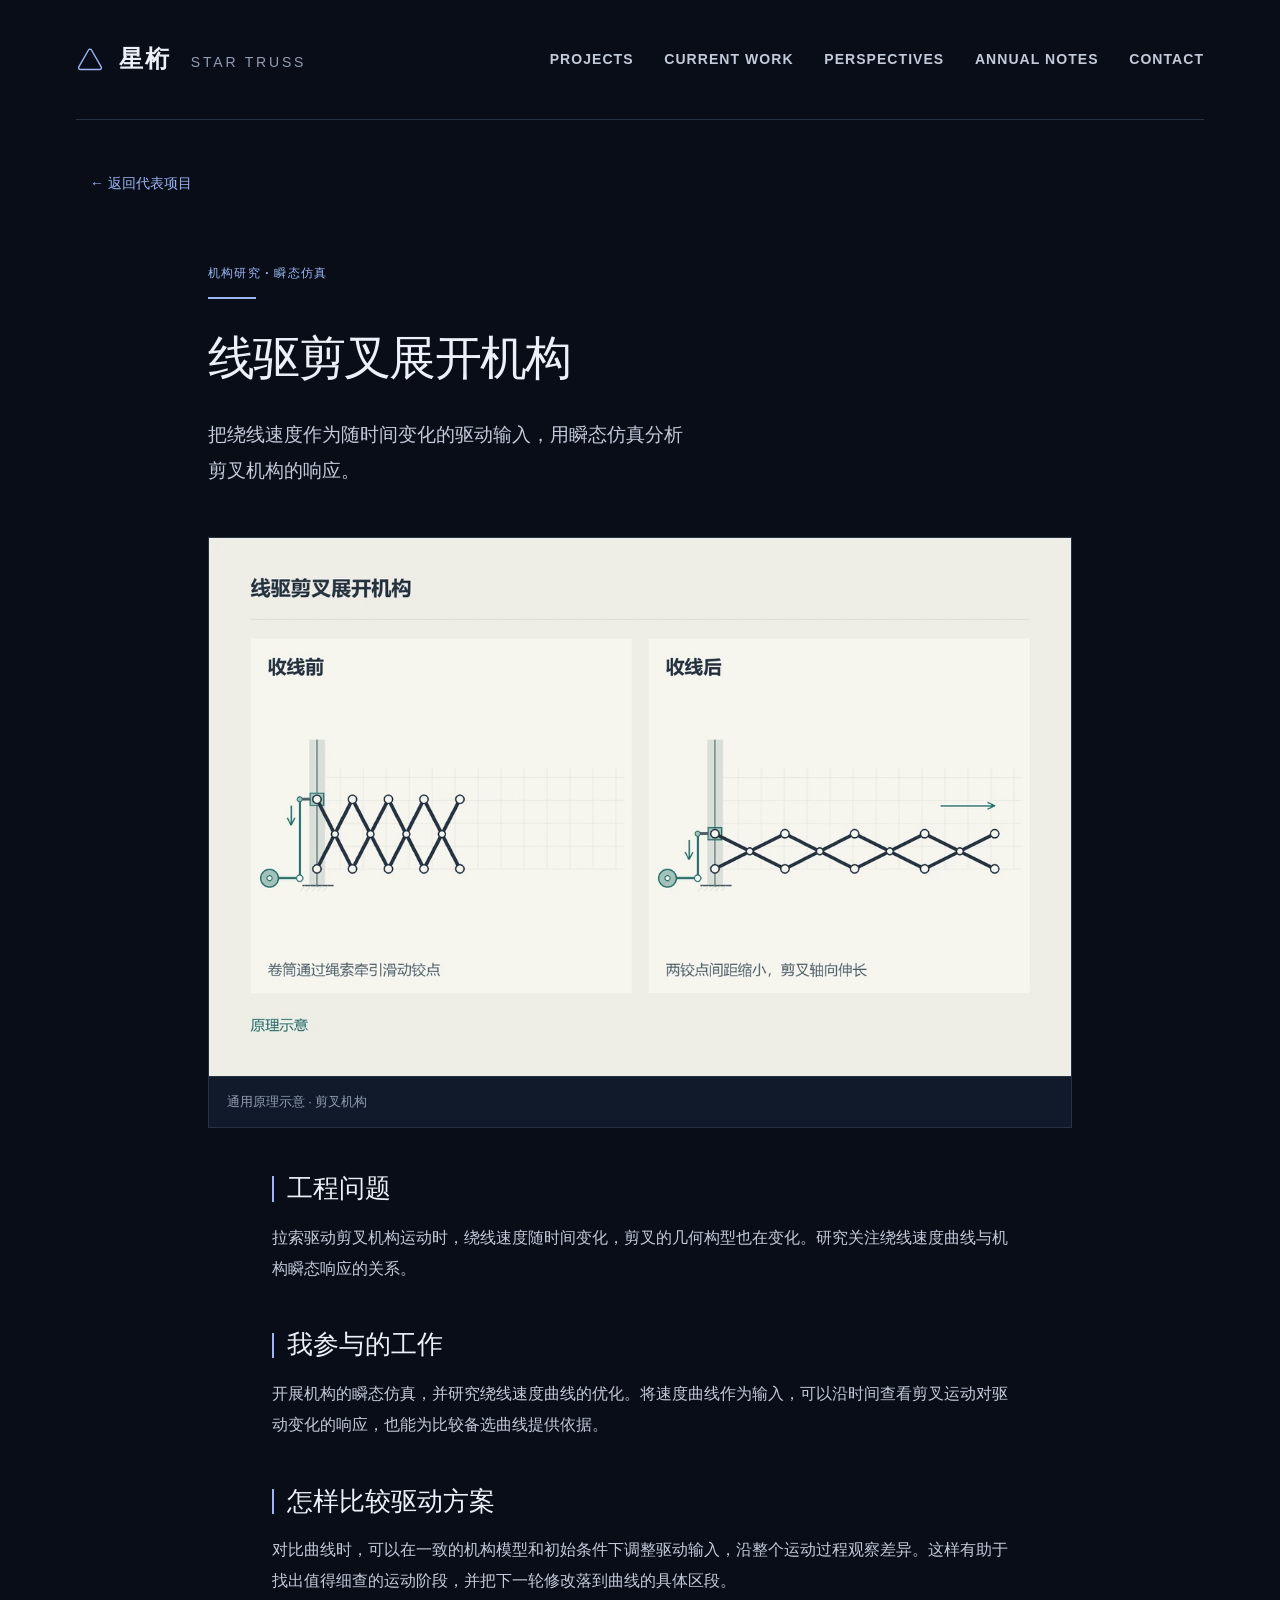
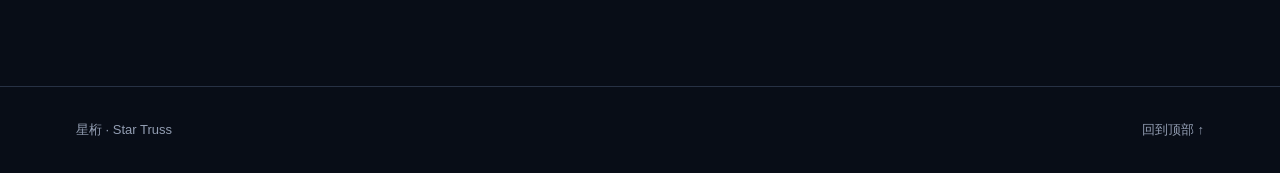
<file: scissors.html>
<!doctype html>
<html lang="zh-CN">
<head>
  <meta charset="utf-8">
  <meta name="viewport" content="width=device-width, initial-scale=1">
  <meta name="theme-color" content="#080d17">
  <meta name="description" content="星桁的线驱剪叉展开机构研究，涉及瞬态仿真与收线速度曲线优化。">
  <title>线驱剪叉展开机构 · 星桁</title>
  <link rel="stylesheet" href="styles.css?v=dark-refined-20261116">
</head>
<body id="top">
  <a class="skip-link" href="#content">跳到正文</a>
  <header class="site-header">
    <div class="shell nav-shell">
      <a class="brand" href="index.html"><svg class="brand-mark" viewBox="0 0 32 32" aria-hidden="true"><path d="M14.3 5.7 3.2 25a2 2 0 0 0 1.7 3h22.2a2 2 0 0 0 1.7-3L17.7 5.7a2 2 0 0 0-3.4 0Z" fill="none" stroke="currentColor" stroke-width="1.6" stroke-linejoin="round"/></svg><span>星桁 <span class="brand-en">STAR TRUSS</span></span></a>
      <nav class="nav-links" lang="en" aria-label="Primary navigation">
        <a href="index.html#work">Projects</a>
        <a href="index.html#now">Current Work</a>
        <a href="index.html#thinking">Perspectives</a>
        <a href="index.html#years">Annual Notes</a>
        <a href="index.html#contact">Contact</a>
      </nav>
    </div>
  </header>

  <main class="shell article" id="content">
    <a class="back-link" href="index.html#work">← 返回代表项目</a>
    <header class="article-header">
      <p class="eyebrow">机构研究 · 瞬态仿真</p>
      <h1>线驱剪叉展开机构</h1>
      <p class="article-deck">把绕线速度作为随时间变化的驱动输入，用瞬态仿真分析剪叉机构的响应。</p>
    </header>

    <figure class="article-figure">
      <img src="scissor-truss.webp" width="1200" height="750" alt="多节交叉杆件组成的剪叉机构示意图">
      <figcaption>通用原理示意 · 剪叉机构</figcaption>
    </figure>

    <div class="article-body">
      <section aria-labelledby="problem">
        <h2 id="problem">工程问题</h2>
        <p>拉索驱动剪叉机构运动时，绕线速度随时间变化，剪叉的几何构型也在变化。研究关注绕线速度曲线与机构瞬态响应的关系。</p>
      </section>
      <section aria-labelledby="contribution">
        <h2 id="contribution">我参与的工作</h2>
        <p>开展机构的瞬态仿真，并研究绕线速度曲线的优化。将速度曲线作为输入，可以沿时间查看剪叉运动对驱动变化的响应，也能为比较备选曲线提供依据。</p>
      </section>
      <section aria-labelledby="method">
        <h2 id="method">怎样比较驱动方案</h2>
        <p>对比曲线时，可以在一致的机构模型和初始条件下调整驱动输入，沿整个运动过程观察差异。这样有助于找出值得细查的运动阶段，并把下一轮修改落到曲线的具体区段。</p>
      </section>
    </div>
  </main>

  <footer class="site-footer">
    <div class="shell footer-shell"><a href="index.html">星桁 · Star Truss</a><a href="#top">回到顶部 ↑</a></div>
  </footer>
</body>
</html>
</file>
<file: styles.css>
:root {
  color-scheme: dark;
  --paper: #080d17;
  --soft: #0d1421;
  --surface: #101a2a;
  --ink: #edf0f8;
  --body: #c3cada;
  --muted: #929db2;
  --rule: #273144;
  --accent: #9db7f5;
  --accent-hover: #c2d3ff;
  --white: #101a2a;
  --figure-paper: #fff;
  --sans: Inter, "Segoe UI", "PingFang SC", "Hiragino Sans GB", "Microsoft YaHei", "Noto Sans CJK SC", sans-serif;
  --mono: "Cascadia Mono", Consolas, monospace;
}

*, *::before, *::after { box-sizing: border-box; }
html { scroll-behavior: smooth; scroll-padding-top: 2rem; }
body { margin: 0; background: var(--paper); color: var(--ink); font: 16px/1.85 var(--sans); -webkit-font-smoothing: antialiased; }
.home-page {
  --paper: #131e2d;
  --soft: #182537;
  --surface: #1d2b3f;
  --rule: #344358;
  background-image: radial-gradient(ellipse min(46rem, 53vw) 32rem at 76% 33rem, rgb(61 88 122 / .4), rgb(43 66 94 / .2) 42%, transparent 78%);
  background-repeat: no-repeat;
}
h1, h2, h3, p, figure, dl, dd { margin: 0; }
h1, h2, h3 { line-height: 1.35; text-wrap: balance; }
a { color: inherit; text-decoration: none; }
a:focus-visible { outline: 2px solid var(--accent); outline-offset: 6px; }
img { display: block; max-width: 100%; height: auto; }
::selection { color: var(--paper); background: var(--accent); }
.shell { width: min(1440px, calc(100% - 9.5rem)); margin-inline: auto; }
.skip-link { position: fixed; z-index: 20; top: .75rem; left: .75rem; padding: .5rem 1rem; background: var(--accent); color: var(--paper); transform: translateY(-180%); }
.skip-link:focus { transform: translateY(0); }

.site-header .nav-shell { border-bottom: 1px solid var(--rule); }
.nav-shell { display: flex; justify-content: space-between; align-items: center; gap: 2rem; min-height: 120px; }
.brand { display: inline-flex; align-items: center; flex: 0 0 auto; gap: .95rem; font-size: 24px; font-weight: 600; letter-spacing: .08em; }
.brand-mark { display: block; width: 28px; height: 28px; color: var(--accent); flex: 0 0 auto; }
.brand-en { margin-inline-start: .7rem; color: var(--muted); font: 500 .875rem var(--sans); letter-spacing: .2em; white-space: nowrap; }
.nav-links { display: flex; flex-wrap: wrap; align-items: center; gap: .15rem clamp(1rem, 2.4vw, 2.6rem); }
.nav-links a { display: inline-flex; position: relative; align-items: center; min-height: 44px; color: var(--body); font-size: .875rem; font-weight: 550; letter-spacing: .075em; text-transform: uppercase; white-space: nowrap; transition: color .2s ease; }
.nav-links a::after { position: absolute; inset: auto 0 4px; height: 1px; background: var(--accent); content: ""; transform: scaleX(0); transform-origin: left; transition: transform .2s ease; }
.nav-links a:hover::after, .nav-links a:focus-visible::after, .nav-links a[aria-current]::after { transform: scaleX(1); }
.nav-links a:hover, .brand:hover, .back-link:hover, .site-footer a:hover { color: var(--accent-hover); }

.hero { position: relative; display: grid; grid-template-columns: minmax(0, .95fr) minmax(0, 1.05fr); align-items: center; gap: clamp(2.5rem, 4.5vw, 5rem); min-height: min(970px, calc(100svh - 120px)); padding-block: clamp(4rem, 6vw, 6.5rem) 6rem; }
.home-page .hero::after {
  --truss-line: #a7c6ef;
  position: absolute;
  z-index: -1;
  top: clamp(2.8rem, 5.6vw, 5.4rem);
  right: clamp(1.6rem, 5vw, 5rem);
  width: min(22.5rem, 30vw);
  height: 50px;
  background:
    linear-gradient(var(--truss-line), var(--truss-line)) top / 100% 1px no-repeat,
    linear-gradient(var(--truss-line), var(--truss-line)) bottom / 100% 1px no-repeat,
    repeating-linear-gradient(90deg, var(--truss-line) 0 1px, transparent 1px 60px),
    linear-gradient(40deg, transparent calc(50% - .55px), var(--truss-line) calc(50% - .55px), var(--truss-line) calc(50% + .55px), transparent calc(50% + .55px)) 0 0 / 60px 50px;
  transform: rotate(-12deg);
  mask-image: linear-gradient(90deg, transparent, #000 22%, #000 71%, transparent);
  opacity: .15;
  pointer-events: none;
  content: "";
}
.hero-copy { padding-block: .5rem; }
.eyebrow { color: var(--accent); font-size: .75rem; font-weight: 550; letter-spacing: .1em; }
.hero-role { display: flex; align-items: center; gap: .7rem; color: var(--muted); font-size: 1.0625rem; font-weight: 400; letter-spacing: .08em; }
.hero h1::before, .section-intro h2::before, .article-header h1::before { display: block; width: 2.6rem; height: 2px; margin-bottom: 1.4rem; background: var(--accent); content: ""; }
.hero h1::before { width: 3.4rem; height: 3px; margin-bottom: 2.6rem; }
.hero h1 { margin: 2rem 0 2.8rem; font-weight: 500; }
.hero-name { display: block; font: 550 clamp(3.5rem, 5.65vw, 6rem)/1.04 var(--sans); letter-spacing: -.065em; white-space: nowrap; }
.hero-name-zh { display: block; margin-top: 1.5rem; font-size: clamp(1.8rem, 3vw, 3rem); font-weight: 500; line-height: 1.3; letter-spacing: .14em; }
.hero-lead { max-width: 27em; color: var(--ink); font-size: clamp(1.05rem, 1.5vw, 1.4rem); font-weight: 400; line-height: 1.95; }
.hero-desc { max-width: 31em; margin-top: 1.8rem; color: var(--muted); font-size: clamp(.9375rem, 1.17vw, 1.0625rem); line-height: 1.95; }
.button-link { display: inline-flex; align-items: center; justify-content: space-between; gap: 2.5rem; min-height: 58px; padding: .7rem 1.55rem; border: 1px solid var(--accent); color: var(--accent); font-size: .9375rem; font-weight: 500; transition: background .2s ease, color .2s ease; }
.button-link:hover { background: var(--accent); color: var(--paper); }
.button-link > span { font-size: 1.4rem; line-height: 1; }
.hero .button-link { margin-top: 2.5rem; }
.hero-visual { min-width: 0; padding-top: 3rem; }
.hero-visual img { width: 100%; aspect-ratio: 1.5; object-fit: contain; object-position: center; mask-image: linear-gradient(to right, transparent, #000 2%, #000 98%, transparent), linear-gradient(to bottom, transparent, #000 7%, #000 83%, transparent); mask-composite: intersect; }
.home-page .hero-visual img { aspect-ratio: 8 / 5; border-radius: 8px; mask-image: none; }
.hero-visual figcaption { margin-top: 1.6rem; color: var(--muted); font-size: .9375rem; letter-spacing: .14em; text-align: right; }
.scroll-link { position: absolute; bottom: 1.65rem; left: 50%; display: grid; place-items: center; width: 38px; height: 38px; border: 1px solid var(--ink); border-radius: 50%; background: var(--ink); color: var(--paper); transform: translateX(-50%); transition: background .2s ease; }
.scroll-link svg { width: 24px; height: 24px; }
.scroll-link:hover { background: var(--accent); border-color: var(--accent); }

.section { padding-block: clamp(3.5rem, 6.3vw, 6.5rem); border-top: 1px solid var(--rule); scroll-margin-top: 1rem; }
.section-intro h2 { font-weight: 400; }
.section-title-en { display: block; font: 450 clamp(2rem, 3.4vw, 3.3rem)/1.12 var(--sans); letter-spacing: -.045em; }
.section-title-zh { display: block; margin-top: .85rem; color: var(--accent); font-size: .9375rem; font-weight: 500; letter-spacing: .12em; }
.section-intro p { margin-top: 1.2rem; color: var(--muted); font-size: .9375rem; }
#work .section-title-zh, #work .section-intro p { font-size: 1.0625rem; }
.project-grid { display: grid; grid-template-columns: repeat(2, minmax(0, 1fr)); gap: 0 3rem; margin-top: 2.8rem; }
.project-card { min-width: 0; padding-block: 2.8rem; border-bottom: 1px solid var(--rule); }
.project-card:first-child { padding-top: 0; }
.project-link { display: block; height: 100%; }
.project-image { overflow: hidden; border-radius: 6px; background: var(--figure-paper); }
.project-image img { width: 100%; aspect-ratio: 1.6; object-fit: cover; }
.project-card-copy { position: relative; padding: 1.5rem 2.5rem .4rem 0; }
.project-card-copy > .eyebrow { font-size: .875rem; }
.project-card h3 { margin-block: .65rem 1rem; color: var(--ink); font-size: clamp(1.375rem, 1.9vw, 1.875rem); font-weight: 550; letter-spacing: -.025em; line-height: 1.55; }
.project-card-copy > p:last-of-type, .project-card-copy > .project-summary { color: var(--body); font-size: 1.0625rem; }
.project-card-copy > .project-period { margin-bottom: 1rem; color: var(--muted); font: .9375rem/1.8 var(--mono); font-variant-numeric: tabular-nums; }
.project-card-copy > .project-skills { margin-top: 1.1rem; padding-left: .85rem; border-left: 1px solid var(--accent); color: var(--muted); font-size: .9375rem; }
.project-skills strong { color: var(--body); font-weight: 500; }
.project-card-featured { grid-column: 1 / -1; }
.project-feature-layout { display: grid; grid-template-columns: minmax(0, 1.12fr) minmax(0, 1fr); align-items: center; gap: clamp(2rem, 4.5vw, 4.5rem); }
.project-feature-layout > .project-card-copy { padding: .4rem 0; text-align: left; }
.project-detail-link { display: block; position: relative; padding-right: 1.7rem; }
.project-card-featured .project-image img { aspect-ratio: auto; object-fit: contain; }
.project-video { display: block; width: 100%; height: auto; background: #05080e; }
.project-deployment-media { display: grid; grid-template-columns: minmax(0, 1340fr) minmax(0, 622fr); grid-template-rows: minmax(0, 1fr); aspect-ratio: 1962 / 802; }
.project-deployment-media > img { align-self: center; }
.project-deployment-player { display: grid; grid-template-rows: minmax(0, 1fr) auto; min-width: 0; min-height: 0; padding: .4rem .5rem .65rem; border-inline-start: 1px solid #e3e7ee; }
.project-deployment-player .project-video { height: 100%; min-height: 0; background: var(--figure-paper); object-fit: contain; }
.deployment-play { justify-self: center; max-width: 100%; min-height: 36px; margin-top: .35rem; padding: .24rem .55rem; border: 1px solid #29416d; border-radius: 6px; background: #fff; color: #19345e; font: 600 .8125rem/1.5 var(--sans); cursor: pointer; }
.deployment-play:hover { background: #eef3fb; }
.deployment-play:focus-visible { outline: 2px solid #29416d; outline-offset: 3px; }
.project-tracking-media { width: 84%; max-width: 600px; justify-self: center; }
.project-tracking-card h3 { text-wrap: wrap; }
.project-tracking-card h3 span { white-space: nowrap; }
.project-papers { display: grid; gap: .65rem; margin: 1.1rem 0 0; padding: 0; list-style: none; font-size: .9375rem; line-height: 1.8; }
.project-papers a { color: var(--accent); text-decoration: underline; text-decoration-color: #4b6085; text-underline-offset: .25em; }
.project-papers a:hover { color: var(--accent-hover); text-decoration-color: currentColor; }
.project-wheel-card h3 { word-break: keep-all; overflow-wrap: anywhere; }
.project-wheel-card .eyebrow span { white-space: nowrap; }
.project-wheel-media { display: grid; grid-template-columns: minmax(0, 1.5fr) minmax(0, 1fr); gap: .75rem; padding: .75rem; }
.project-wheel-media figure { display: grid; grid-template-rows: 1fr auto; align-items: center; min-width: 0; }
.project-wheel-media figcaption { padding-top: .65rem; color: #39465a; font-size: .875rem; text-align: center; }
.attitude-composite { padding: 1rem; }
.project-card-featured .attitude-composite img { width: 100%; aspect-ratio: 1370 / 522; object-fit: contain; }
.card-arrow, .entry-arrow { color: var(--accent); font-family: var(--mono); font-size: 1.35rem; }
.card-arrow { position: absolute; top: 1.65rem; right: .15rem; }
.project-detail-link .card-arrow { top: .15rem; right: 0; }
.project-detail-link:hover, .project-link:hover h3, .entry-link:hover strong, .year-card:hover strong { color: var(--accent-hover); text-decoration: underline; text-decoration-thickness: 1px; text-underline-offset: .25em; }

.section-tinted { border-bottom: 1px solid var(--rule); background: var(--soft); }
.section-tinted + .section { border-top: 0; }
.section-pair { display: grid; grid-template-columns: minmax(0, .75fr) minmax(0, 1.28fr); gap: 1.8rem clamp(2rem, 6vw, 6rem); }
.section-lead { max-width: 47ch; color: var(--body); font-size: 1.125rem; line-height: 1.95; }
.key-statement { position: relative; padding-inline-start: 1.1rem; }
.key-statement::before { position: absolute; inset-inline-start: 0; inset-block: .4em; width: 2px; background: var(--accent); content: ""; }
.now-list > div { display: grid; grid-template-columns: 6.6rem minmax(0, 1fr); gap: 1.2rem; padding: 1.5rem 0; border-bottom: 1px solid var(--rule); }
.now-list > div:first-child { padding-top: .15rem; }
.now-list dt { color: var(--ink); font-size: .9375rem; font-weight: 500; }
.now-list dd { color: var(--body); font-size: .9375rem; }
.entry-link, .year-card { display: grid; grid-template-columns: minmax(0, 1fr) auto; align-items: center; gap: 1rem; margin-top: 2rem; padding: 1.4rem 1.5rem; border: 1px solid var(--rule); background: var(--surface); transition: border-color .2s ease, background .2s ease; }
.entry-link:hover, .year-card:hover { border-color: var(--accent); background: #152137; }
.entry-link strong, .year-copy strong { font-weight: 500; }
.entry-desc, .year-copy > span { display: block; margin-top: .35rem; color: var(--muted); font-size: .875rem; }
.year-card { grid-template-columns: auto minmax(0, 1fr) auto; gap: clamp(.85rem, 2.5vw, 2rem); margin-top: 0; }
.year-number { color: var(--accent); font: 400 clamp(1.75rem, 3.2vw, 2.75rem)/1 var(--sans); letter-spacing: -.05em; }
.year-copy strong { line-height: 1.5; }
.contact { border-top: 1px solid var(--rule); background: var(--soft); }
.contact .section-title-en { font-size: clamp(1.4rem, 2.38vw, 2.31rem); }
.contact-shell, .footer-shell { display: flex; justify-content: space-between; align-items: center; gap: 2rem; }
.contact-shell { display: grid; grid-template-columns: minmax(0, .75fr) minmax(0, 1.28fr); align-items: start; gap: clamp(2rem, 6vw, 6rem); padding-block: clamp(4rem, 7vw, 7rem); }
.contact-links { display: grid; grid-template-columns: minmax(0, 1fr); min-width: 0; border-bottom: 1px solid var(--rule); }
.contact-item { display: grid; grid-template-columns: minmax(0, 1fr) auto; align-items: center; gap: .65rem 1.25rem; min-width: 0; min-height: 132px; padding: 1.5rem .2rem; border-top: 1px solid var(--rule); color: var(--ink); overflow-wrap: anywhere; transition: border-color .2s ease, color .2s ease; }
.contact-item > :first-child { grid-column: 1; color: var(--muted); font-size: .875rem; letter-spacing: .08em; }
.contact-item > strong { grid-column: 1; font-size: clamp(1.05rem, 1.68vw, 1.575rem); font-weight: 450; line-height: 1.4; letter-spacing: -.025em; }
.contact-item > [aria-hidden="true"] { grid-area: 1 / 2 / span 2; color: var(--accent); font-size: 1.4rem; }
.contact-item:hover { border-color: var(--accent); color: var(--accent-hover); }
.site-footer { border-top: 1px solid var(--rule); color: var(--muted); font-size: .8125rem; }
.footer-shell { min-height: 86px; }

.article { width: min(1100px, calc(100% - 9.5rem)); margin-bottom: clamp(4rem, 7vw, 7rem); }
.back-link { display: inline-block; margin-top: clamp(2rem, 4vw, 3.5rem); color: var(--accent); font-size: .875rem; font-weight: 500; }
.article-header { max-width: 54rem; margin: clamp(2.5rem, 5vw, 4.5rem) auto 3rem; }
.article-header h1 { margin: .8rem 0 1.5rem; font-size: clamp(1.9rem, 3.7vw, 3rem); font-weight: 500; letter-spacing: -.035em; line-height: 1.45; }
.article-header h1::before { width: 3rem; margin-bottom: 1.6rem; }
.article-deck { max-width: 46ch; color: var(--body); font-size: clamp(1.05rem, 1.7vw, 1.18rem); line-height: 1.9; }
.article-figure { max-width: 54rem; margin: 0 auto 2.5rem; border: 1px solid var(--rule); background: var(--surface); }
.article-figure img { width: 100%; background: var(--figure-paper); }
.article-figure figcaption { padding: .8rem 1.1rem; border-top: 1px solid var(--rule); color: var(--muted); font-size: .8125rem; }
.project-results { margin-top: 1.5rem; }
.media-grid { display: grid; grid-template-columns: repeat(2, minmax(0, 1fr)); gap: 1.2rem; margin-block: 1.5rem 2.5rem; }
.media-grid-videos { grid-template-columns: repeat(3, minmax(0, 1fr)); }
.media-item { min-width: 0; border: 1px solid var(--rule); background: var(--surface); }
.media-item-wide { grid-column: 1 / -1; }
.media-item > a { display: block; }
.media-item img, .media-item video { display: block; width: 100%; }
.media-item img { background: var(--figure-paper); }
.media-item video { aspect-ratio: 16 / 9; background: #05080e; object-fit: contain; }
.media-item figcaption { padding: .8rem 1rem; border-top: 1px solid var(--rule); color: var(--muted); font-size: .8125rem; line-height: 1.7; }
.media-item figcaption strong { color: var(--ink); font-weight: 500; }
.media-item figcaption a { display: inline-block; margin-inline-start: .3em; }
.media-grid-videos figcaption { display: flex; flex-wrap: wrap; justify-content: space-between; align-items: baseline; gap: .15rem .6rem; }
.media-grid-videos figcaption a { margin-inline-start: 0; }
.article-body { max-width: 46rem; margin: 0 auto; color: var(--body); line-height: 1.95; }
.article-body h2 { position: relative; margin: 2.7rem 0 1rem; padding-inline-start: .95rem; color: var(--ink); font-size: clamp(1.25rem, 2.2vw, 1.6rem); font-weight: 500; }
.article-body h2::before { position: absolute; inset-inline-start: 0; inset-block-start: .2em; height: 1em; width: 2px; background: var(--accent); content: ""; }
.article-body p + p { margin-top: 1.1rem; }
.article-body ul, .article-body ol { padding-left: 1.55rem; }
.article-body li + li { margin-top: .75rem; }
.article-body a:not(.entry-link) { color: var(--accent); text-decoration: underline; text-decoration-color: #4b6085; text-underline-offset: .25em; }
.article-body a:not(.entry-link):hover { color: var(--accent-hover); text-decoration-color: currentColor; }
.article-tail { margin-top: 3rem; padding-top: 1.5rem; border-top: 1px solid var(--rule); }
.article-note { padding: 1.1rem 1.3rem; border-left: 2px solid var(--accent); background: var(--soft); color: var(--body); font-size: .875rem; }

@media (min-width: 901px) and (max-height: 800px) {
  .hero { padding-block: 2.5rem 4.5rem; }
  .hero h1 { margin: 1.2rem 0 1.6rem; }
  .hero h1::before { margin-bottom: 1.8rem; }
  .hero-name-zh { margin-top: 1rem; }
  .hero-lead { line-height: 1.8; }
  .hero-desc { margin-top: 1.1rem; line-height: 1.85; }
  .hero .button-link { margin-top: 1.5rem; min-height: 52px; }
  .hero-visual { padding-top: 1rem; }
}
@media (min-width: 1700px) {
  .hero { gap: 5.5rem; }
  .hero-lead { font-size: 1.5rem; }
  .hero-desc { font-size: 1.15rem; }
  .hero-role { font-size: 1.2rem; }
  .nav-links a { font-size: 1rem; }
}
@media (max-width: 1150px) {
  .shell, .article { width: calc(100% - 6rem); }
  .nav-shell { gap: 1.3rem; min-height: 104px; }
  .brand { gap: .6rem; font-size: 21px; }
  .brand-en { margin-inline-start: .4rem; font-size: .75rem; }
  .nav-links { column-gap: 1.1rem; }
  .nav-links a { font-size: .75rem; }
  .hero { min-height: calc(100svh - 104px); gap: 2.5rem; }
  .hero h1 { margin-bottom: 2rem; }
  .hero h1::before { margin-bottom: 2rem; }
  .hero-name { font-size: clamp(3.4rem, 5.8vw, 4.5rem); }
  .contact-shell { align-items: flex-start; }
  .contact-links { flex-basis: 28rem; }
}
@media (max-width: 900px) {
  .shell, .article { width: calc(100% - 4rem); }
  .nav-shell { align-items: flex-start; flex-direction: column; justify-content: center; gap: .65rem; padding-block: 1.3rem .85rem; }
  .nav-links { gap: .1rem 1.65rem; }
  .nav-links a { font-size: .8125rem; min-height: 38px; }
  .hero { min-height: auto; gap: 2rem; padding-block: 4rem 6rem; }
  .hero-name { font-size: clamp(2.75rem, 6vw, 3.75rem); }
  .hero-name-zh { margin-top: 1.2rem; }
  .hero-lead { font-size: 1.0625rem; }
  .hero-desc { font-size: .9375rem; }
  .hero .button-link { margin-top: 1.8rem; }
  .hero-visual { padding-top: 2rem; }
  .hero-visual img { aspect-ratio: 1.05; object-fit: contain; }
  .project-feature-layout { gap: 2rem; }
  .project-card h3 { font-size: 1.375rem; }
  .section-pair { grid-template-columns: minmax(0, .75fr) minmax(0, 1.2fr); gap: 2.2rem; }
  .contact-shell { grid-template-columns: minmax(0, 1fr); gap: 2.5rem; }
  .contact-links { width: 100%; }
}
@media (max-width: 700px) {
  .home-page { background-image: radial-gradient(ellipse 90vw 24rem at 80% 36rem, rgb(61 88 122 / .32), transparent 72%); }
  .home-page .hero::after { display: none; }
  .shell, .article { width: calc(100% - 3rem); }
  .nav-shell { gap: .8rem; }
  .brand { font-size: 22px; }
  .brand-en { font-size: .75rem; letter-spacing: .18em; }
  .nav-links { column-gap: clamp(1rem, 4vw, 1.6rem); }
  .nav-links a { font-size: .6875rem; letter-spacing: .065em; }
  .hero { grid-template-columns: 1fr; gap: 2rem; padding-block: 3rem 5rem; }
  .hero-copy { padding: 0; }
  .hero-role { font-size: .875rem; }
  .hero h1 { margin: 1.5rem 0 2rem; }
  .hero h1::before { width: 2.6rem; height: 2px; margin-bottom: 2rem; }
  .hero-name { font-size: clamp(3.3rem, 12vw, 4.5rem); }
  .hero-name-zh { margin-top: 1rem; font-size: 1.9rem; }
  .hero-lead { max-width: 28em; font-size: 1.0625rem; line-height: 1.95; }
  .hero-desc { max-width: 32em; margin-top: 1.3rem; font-size: .875rem; }
  .hero .button-link { margin-top: 1.7rem; }
  .button-link { min-height: 52px; padding-inline: 1.25rem; gap: 2.2rem; font-size: .875rem; }
  .hero-visual { padding-top: 0; }
  .hero-visual img { aspect-ratio: 1.5; }
  .hero-visual figcaption { margin-top: .7rem; font-size: .75rem; }
  .scroll-link { bottom: 1.6rem; width: 34px; height: 34px; }
  .scroll-link svg { width: 22px; height: 22px; }
  .section { padding-block: 3.5rem; }
  .section-title-en { font-size: 2.1rem; }
  .section-intro p { font-size: .875rem; }
  .project-grid { grid-template-columns: 1fr; gap: 0; margin-top: 2rem; }
  .project-card { padding-block: 2rem; }
  .project-feature-layout { grid-template-columns: 1fr; gap: 0; }
  .deployment-play { min-height: 44px; }
  .project-feature-layout > .project-card-copy, .project-card-copy { padding: 1.3rem 1.8rem 0 0; }
  .project-card h3 { margin-bottom: .8rem; }
  .project-card-copy > .project-summary, .project-card-copy > p:last-of-type { font-size: 1rem; }
  .attitude-composite { padding: .65rem; }
  .project-tracking-media { width: 100%; max-width: 480px; }
  .project-papers { font-size: .875rem; }
  .project-wheel-media { grid-template-columns: minmax(0, 1fr); gap: .75rem; }
  .card-arrow { top: 1.6rem; }
  .section-pair { grid-template-columns: 1fr; gap: 2rem; }
  .section-lead { font-size: 1rem; }
  .now-list > div { grid-template-columns: 5.4rem minmax(0, 1fr); gap: .75rem; }
  .now-list dt, .now-list dd { font-size: .875rem; }
  .entry-link, .year-card { padding: 1.1rem; }
  .entry-link strong, .year-copy strong { font-size: .875rem; }
  .entry-desc, .year-copy > span { font-size: .75rem; }
  .year-number { font-size: 1.8rem; }
  .contact-shell { padding-block: 3.5rem; }
  .contact .section-title-en { font-size: 1.47rem; }
  .contact-item { min-height: 122px; padding-block: 1.4rem; }
  .contact-item > strong { font-size: clamp(.875rem, 3.99vw, 1.26rem); }
  .footer-shell { gap: 1rem; min-height: 78px; font-size: .6875rem; }
  .media-grid-videos { grid-template-columns: repeat(2, minmax(0, 1fr)); }
  .article-header { margin-top: 2.5rem; }
  .article-header h1 { font-size: 1.9rem; }
  .article-body { font-size: .9375rem; }
}
@media (max-width: 480px) {
  .contact-links, .media-grid { grid-template-columns: 1fr; }
  .project-deployment-media { grid-template-columns: minmax(0, 1fr); grid-template-rows: auto; aspect-ratio: auto; }
  .project-deployment-player { border-inline-start: 0; border-block-start: 1px solid #e3e7ee; }
  .project-deployment-player .project-video { height: min(24rem, 82vw); }
  .project-tracking-card h3 span { white-space: normal; }
  .year-card { grid-template-columns: auto minmax(0, 1fr) auto; gap: .8rem; }
  .contact-item { min-height: 82px; }
}
@media (max-width: 370px) {
  .shell, .article { width: calc(100% - 2.5rem); }
  .hero-name { font-size: 3.1rem; }
  .nav-links { column-gap: 1rem; }
  .nav-links a { font-size: .625rem; }
  .now-list > div { grid-template-columns: 1fr; gap: .3rem; }
}
@media (prefers-reduced-motion: reduce) {
  *, *::before, *::after { scroll-behavior: auto !important; transition: none !important; }
}
</file>
